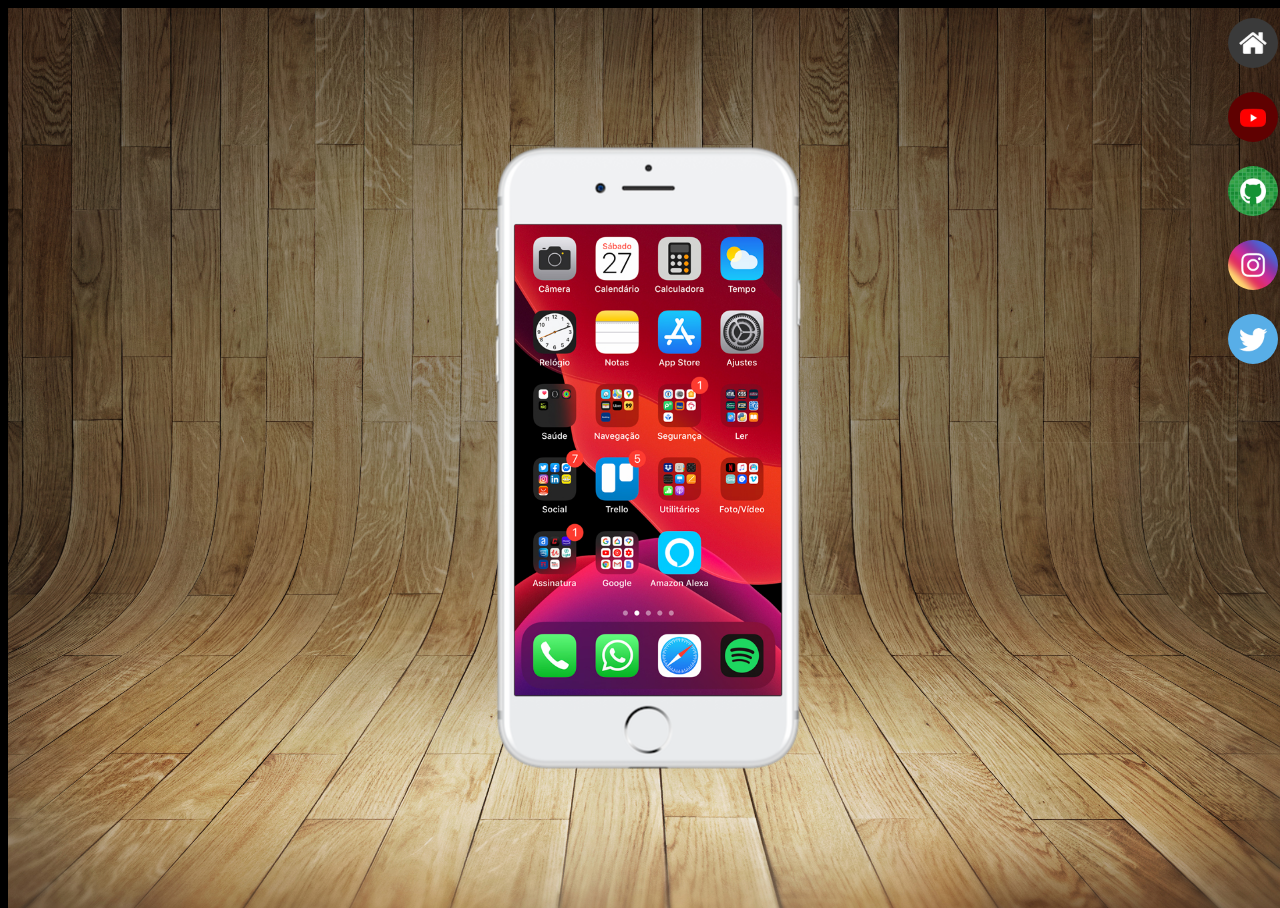
<file: index.html>
<!DOCTYPE html>
<html lang="pt-br">
<head>
    <meta charset="UTF-8">
    <meta name="viewport" content="width=device-width, initial-scale=1.0">
    <link rel="shortcut icon" href="favicon.ico" type="image/x-icon">
    <link rel="stylesheet" href="estilos/style.css">
    <title>Projeto Redes Sociais</title>
</head>
<body>
    <main>
        <section id="telefone">
            <iframe src="home.html"  name="tela" id="tela" frameborder="0"></iframe>
        </section>
        <section id="redes-sociais">
            <a href="home.html" target="tela"> <img src="imagens/logo-home.jpg" alt="Home"></a><br>
            <a href="youtube.html" target="tela"> <img src="imagens/logo-youtube.jpg" alt="Youtube"></a><br>
            <a href="github.html" target="tela"> <img src="imagens/logo-github.jpg" alt="GitHub"></a><br>
            <a href="instagram.html" target="tela"> <img src="imagens/logo-instagram.jpg" alt="Instagram"></a><br>
            <a href="twitter.html" target="tela"> <img src="imagens/logo-twitter.jpg" alt="Twitter"></a><br>
        </section>
    </main>
</body>
</html>
</file>
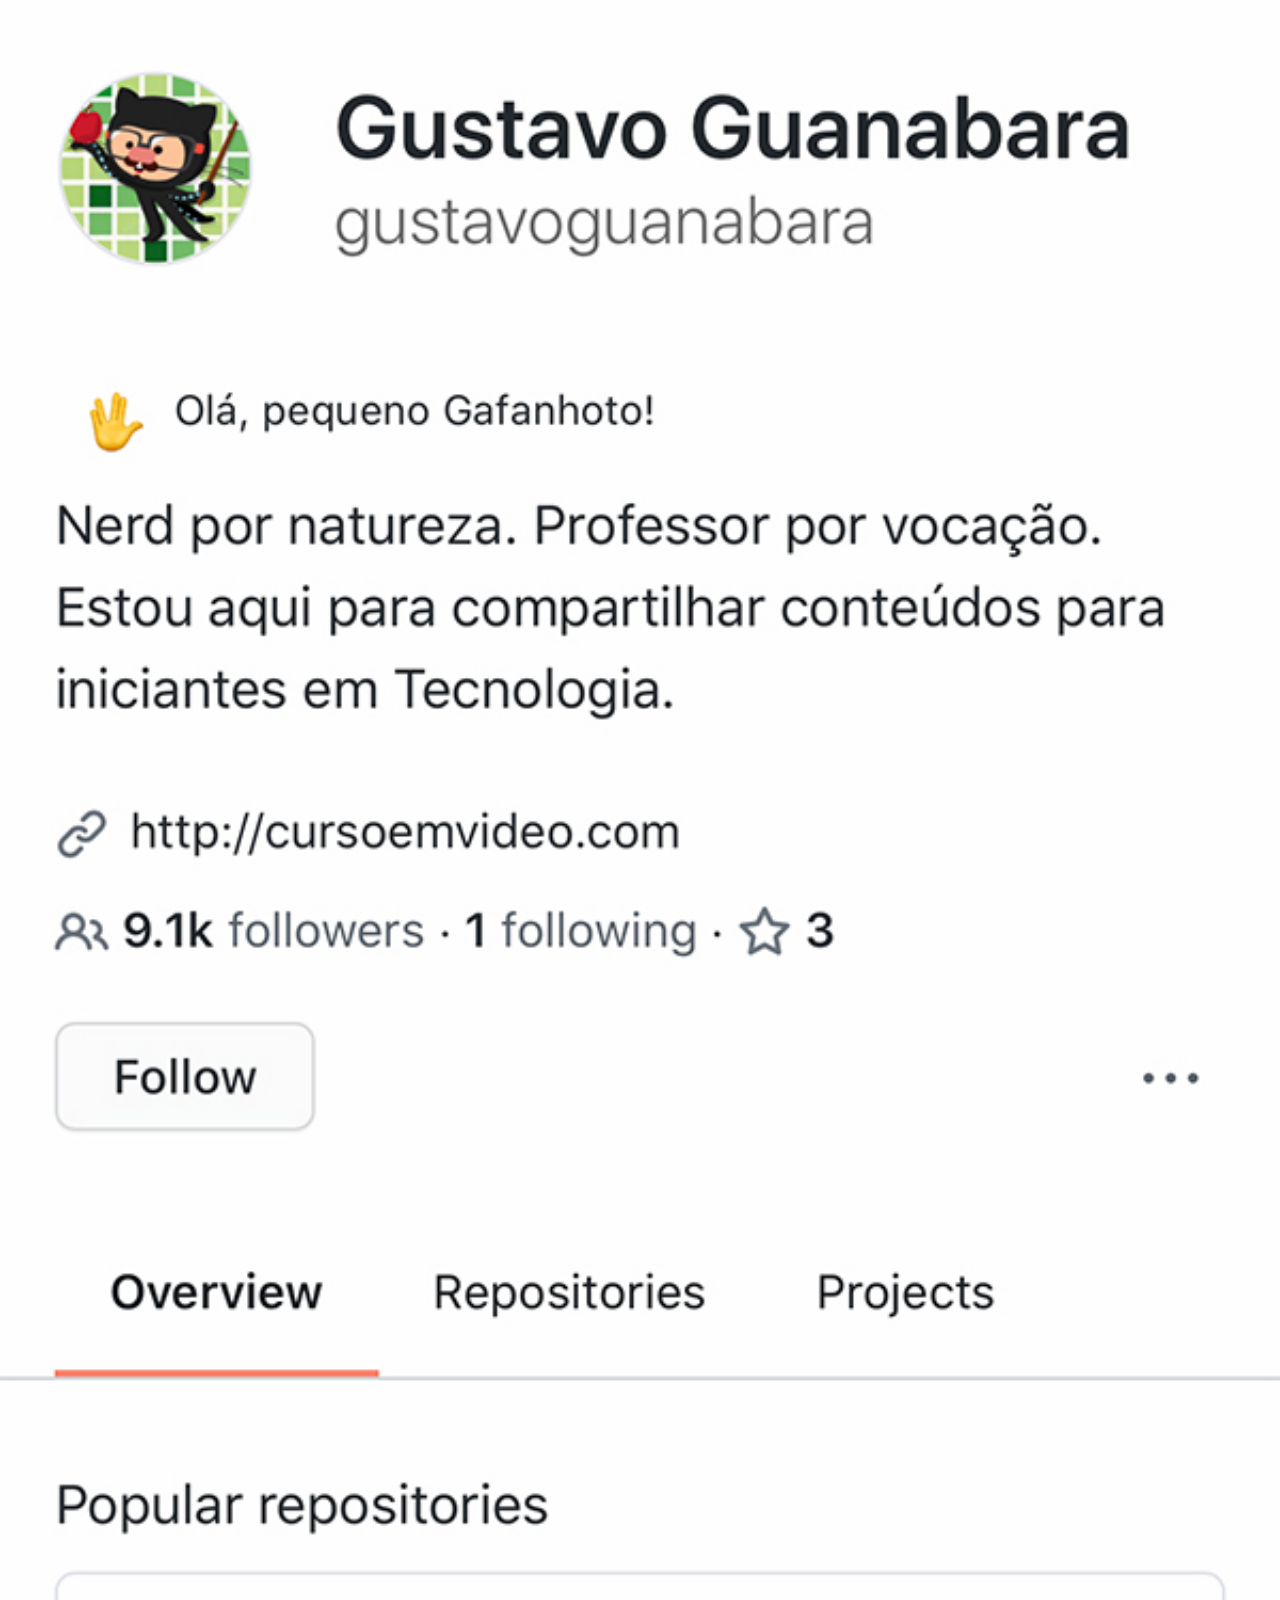
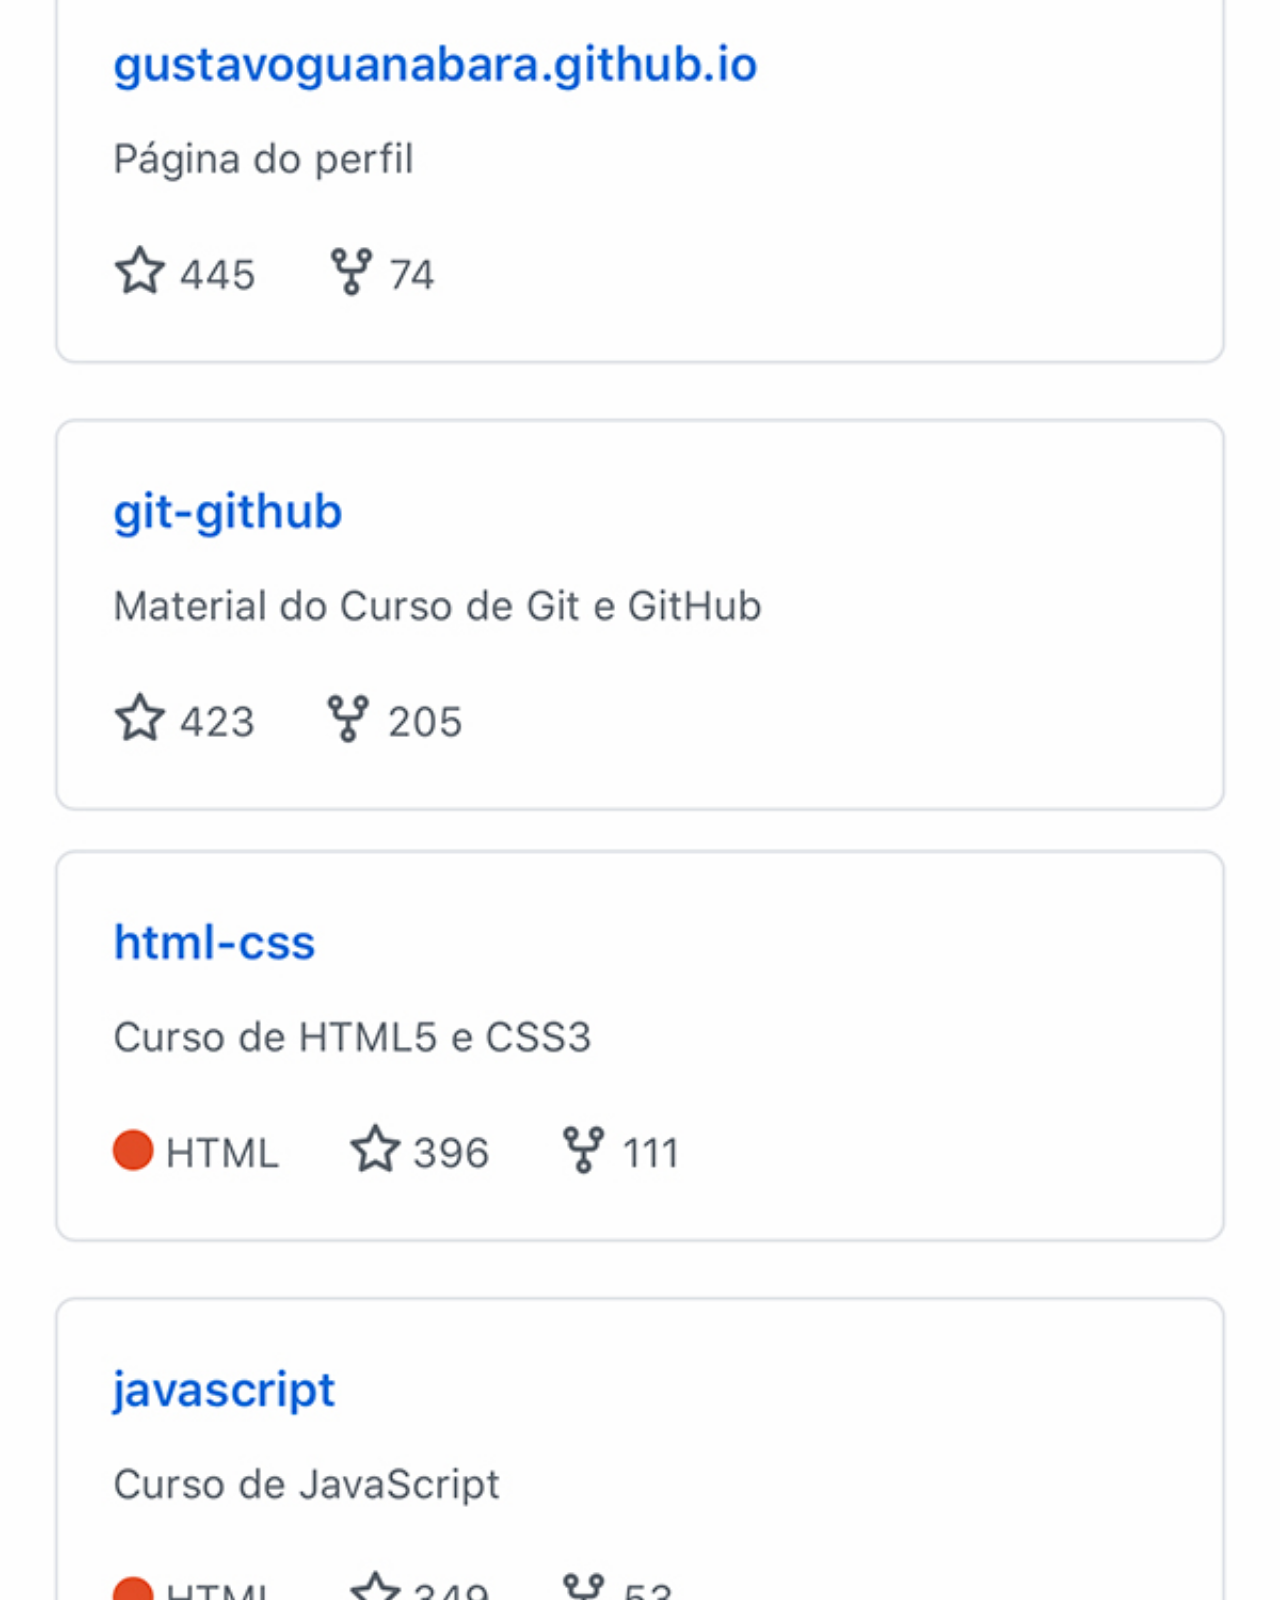
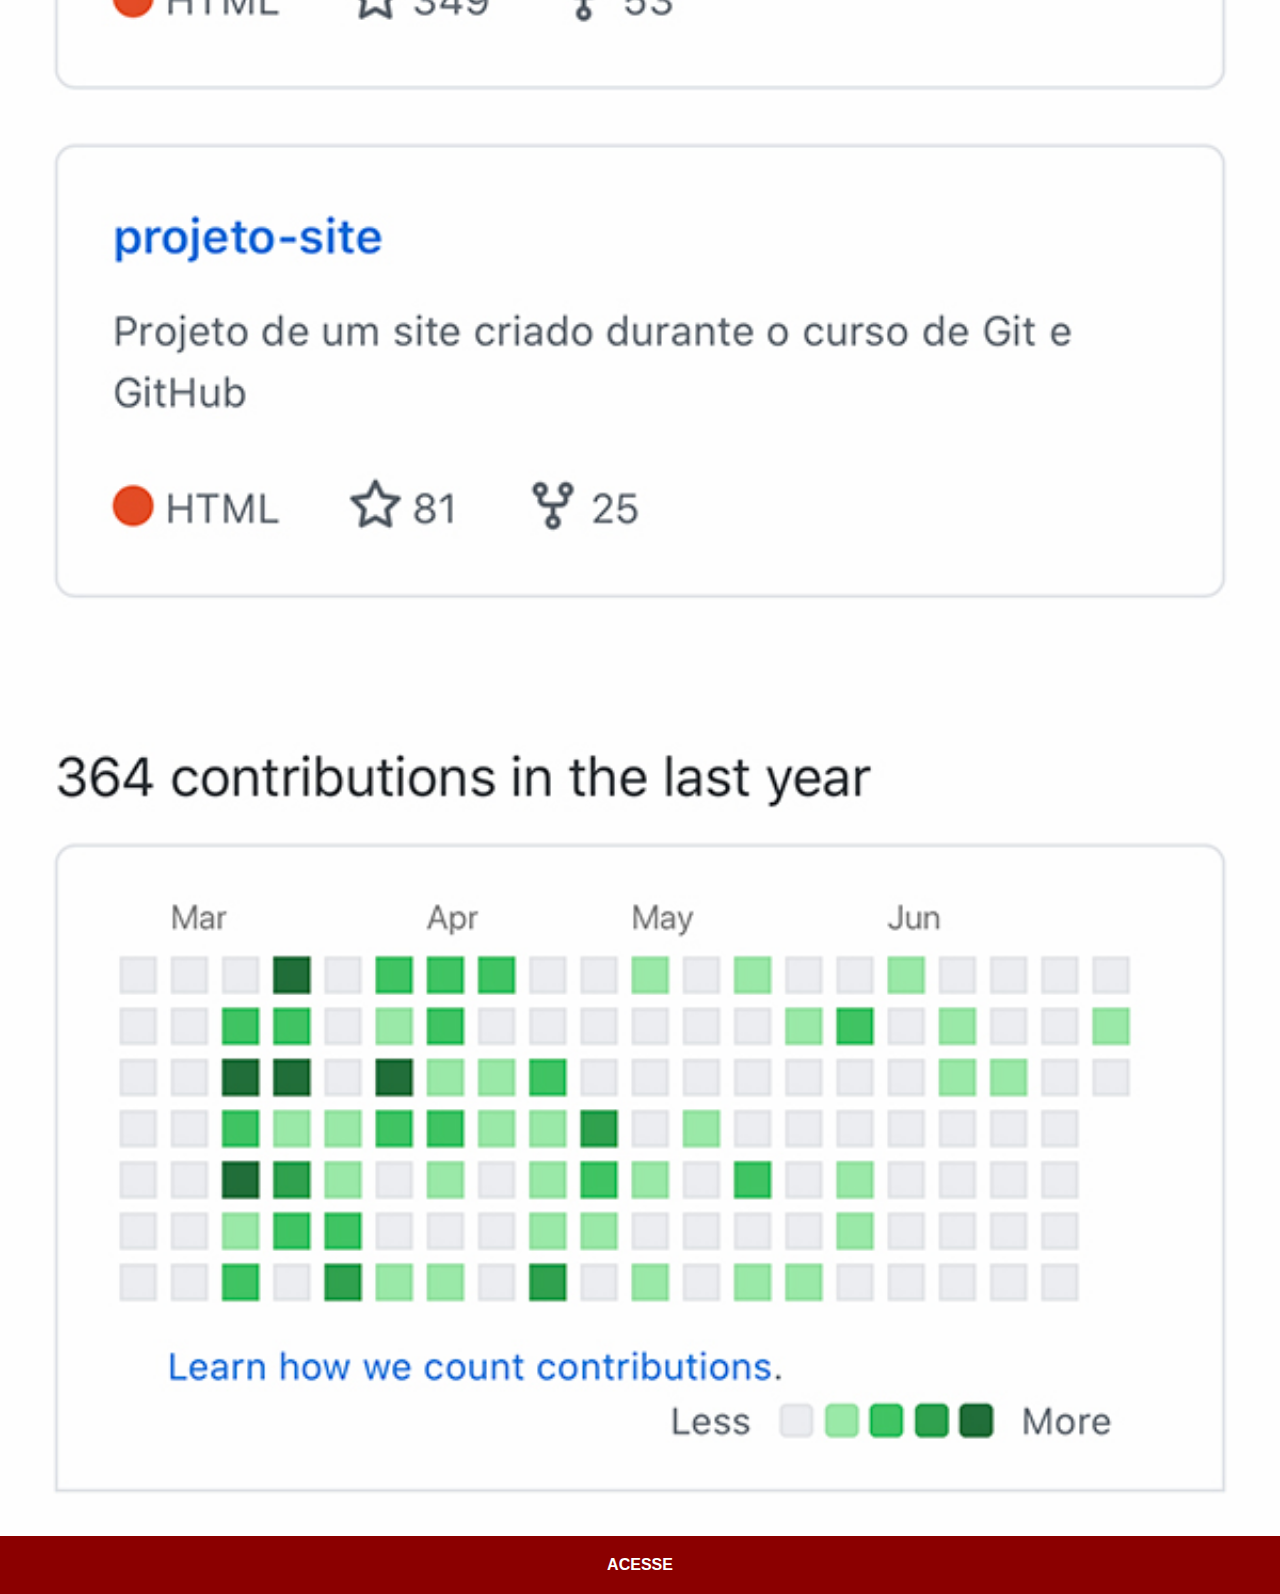
<file: github.html>
<!DOCTYPE html>
<html lang="pt-br">
<head>
    <meta charset="UTF-8">
    <meta name="viewport" content="width=device-width, initial-scale=1.0">
    <title>GitHub</title>
    <link rel="stylesheet" href="estilos/social.css">
</head>
<body>
    <img src="imagens/tela-github.jpg" alt="GitHub">
    <a href="https://github.com/gustavoguanabara" target="_blank">ACESSE</a>
</body>
</html>
</file>
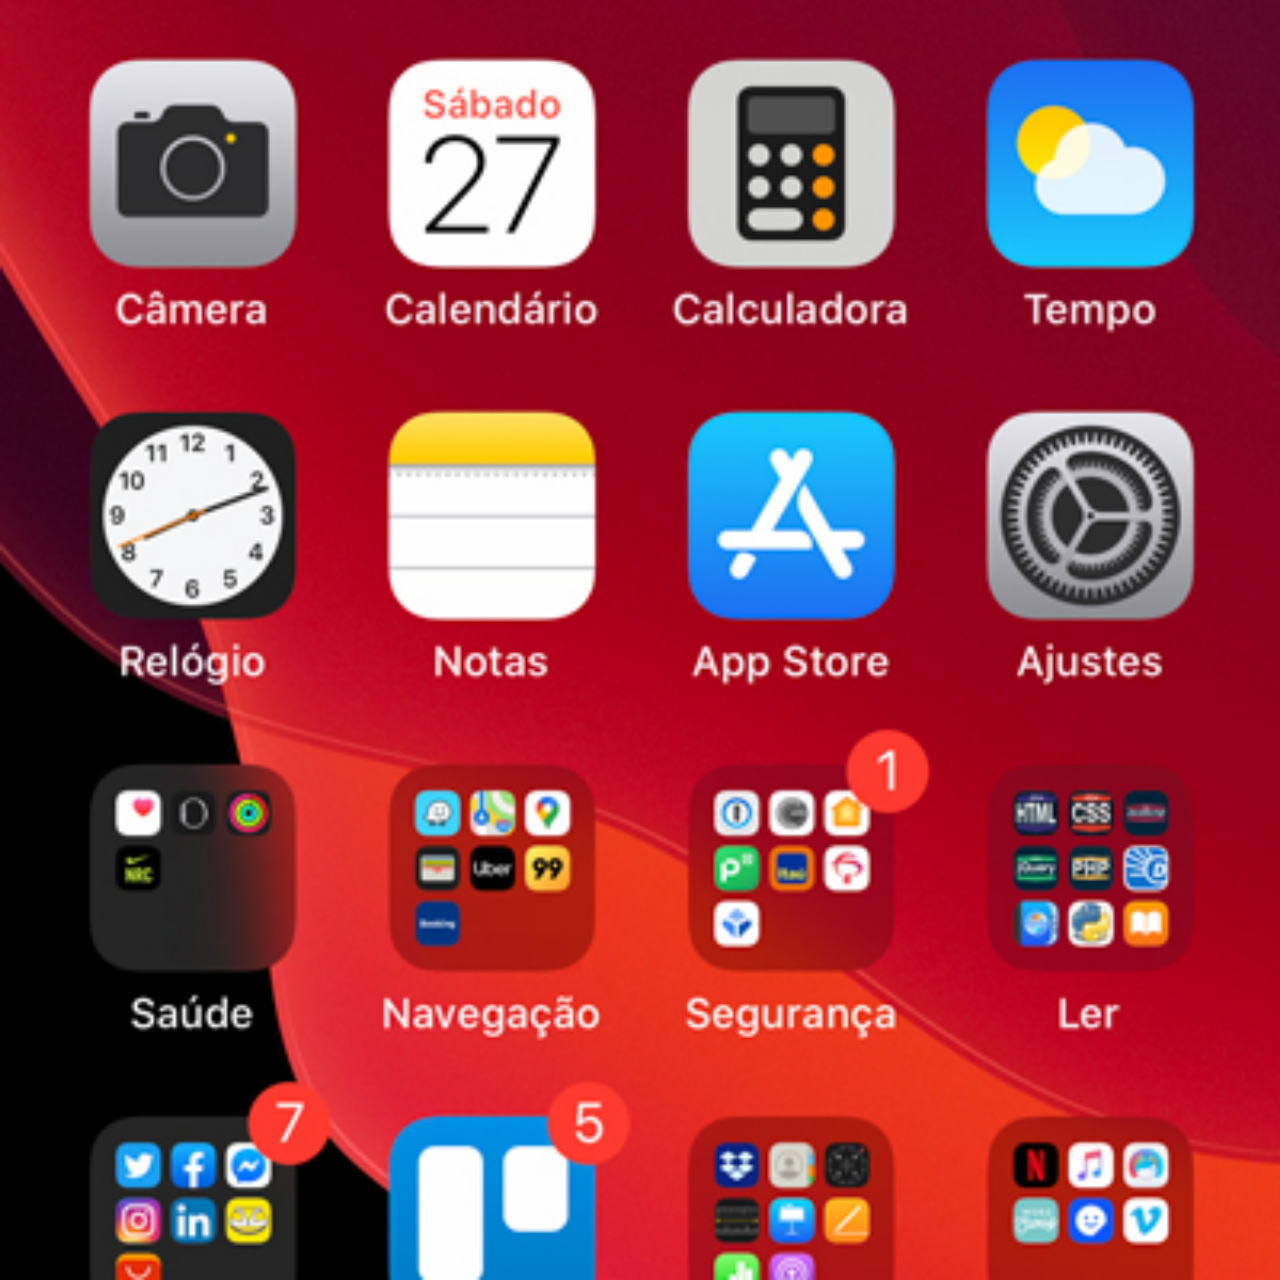
<file: home.html>
<!DOCTYPE html>
<html lang="pt-br">
<head>
    <meta charset="UTF-8">
    <meta name="viewport" content="width=device-width, initial-scale=1.0">
    <title>Home</title>
</head>
<style>
    *{
        margin: 0px;
        padding: 0px;
    }

    body{
        width: 100vw;
        height: 100vw;
        background: black url('imagens/tela-home.jpg') no-repeat top center;
        background-size: cover;
    }
</style>
<body>
    
</body>
</html>
</file>
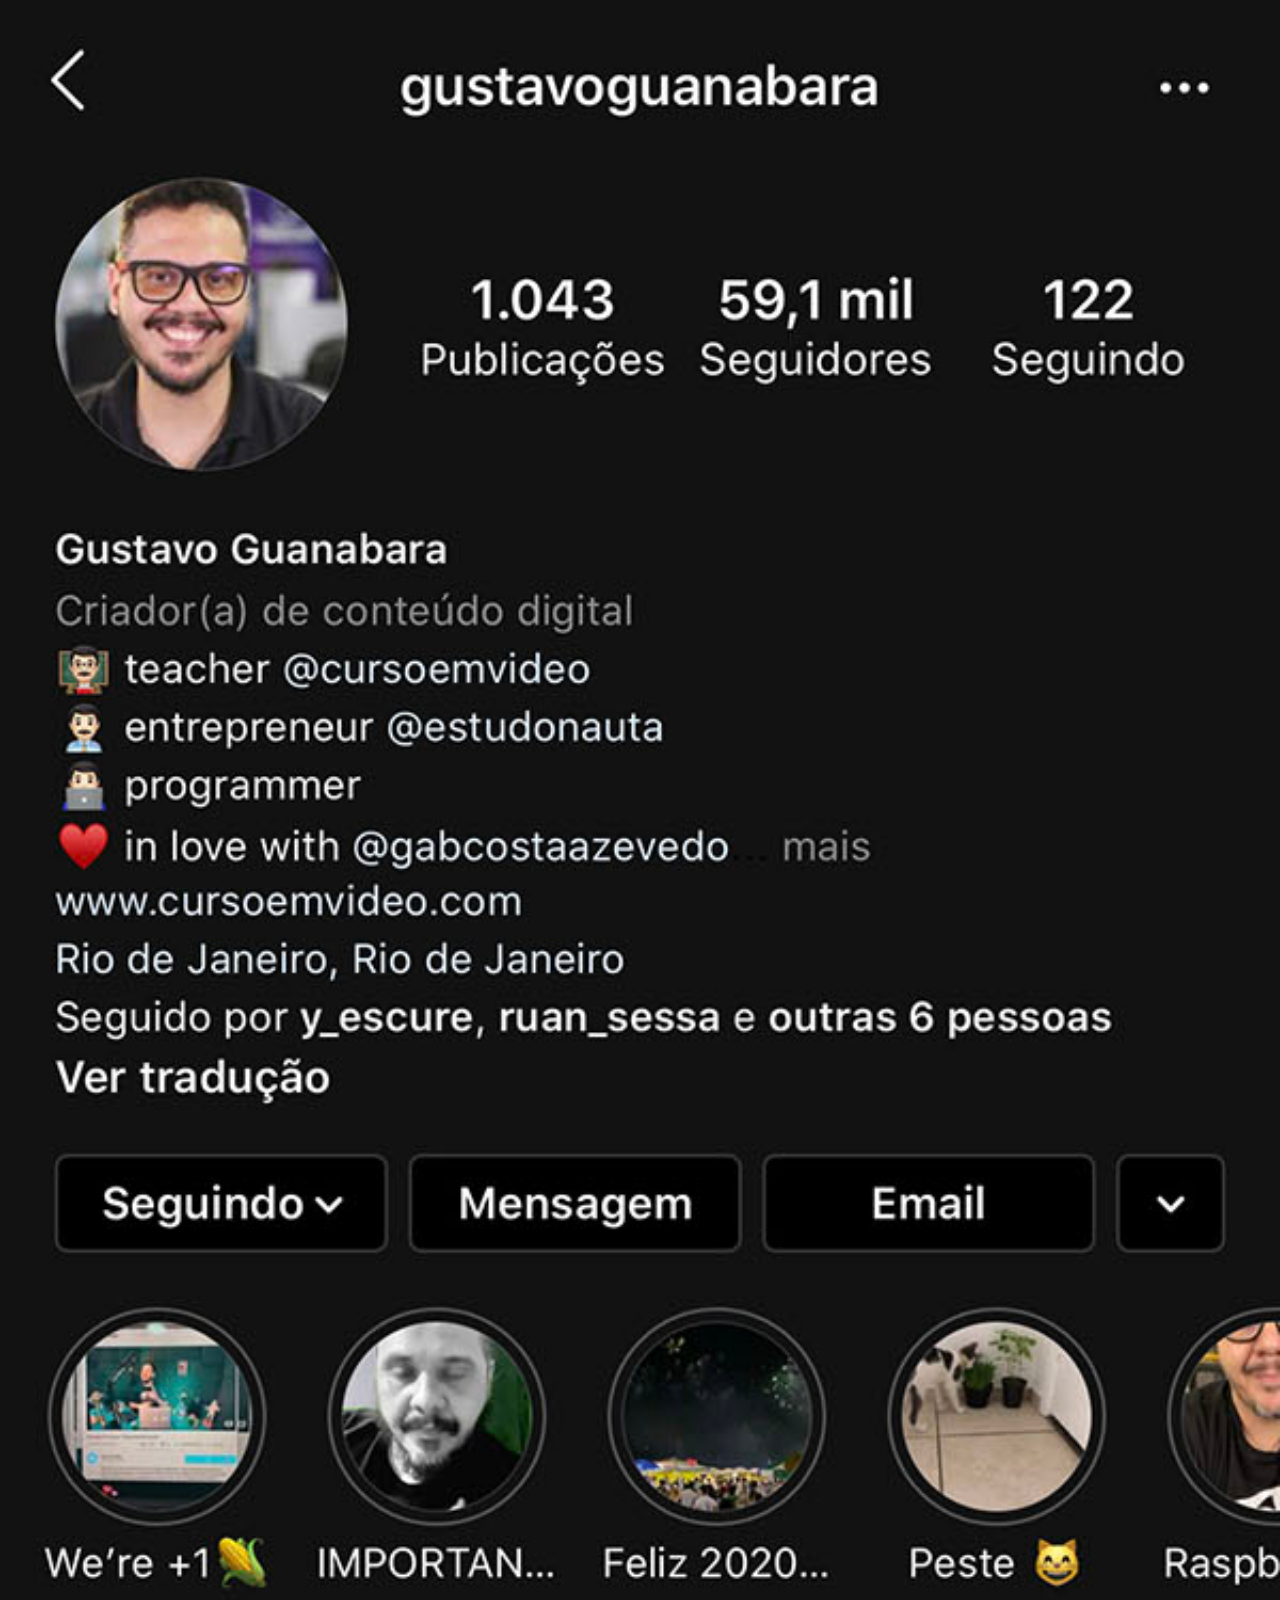
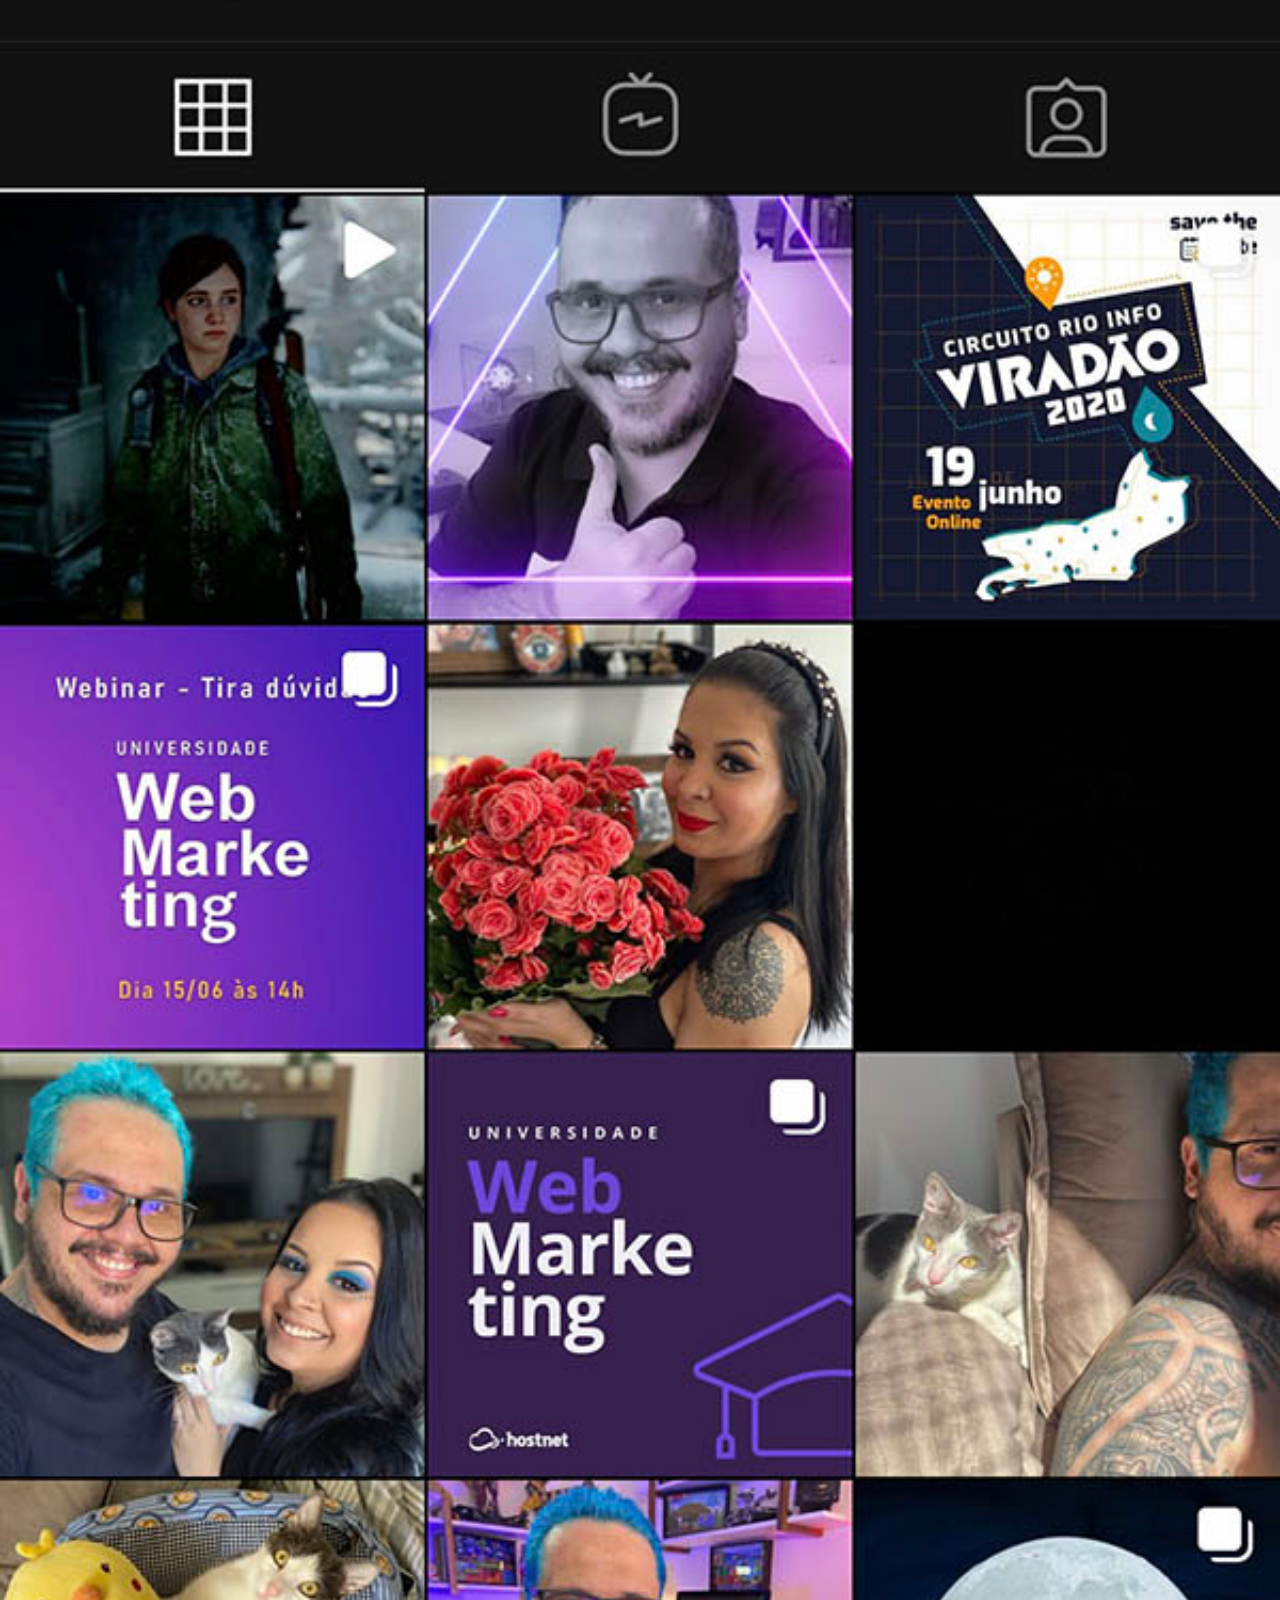
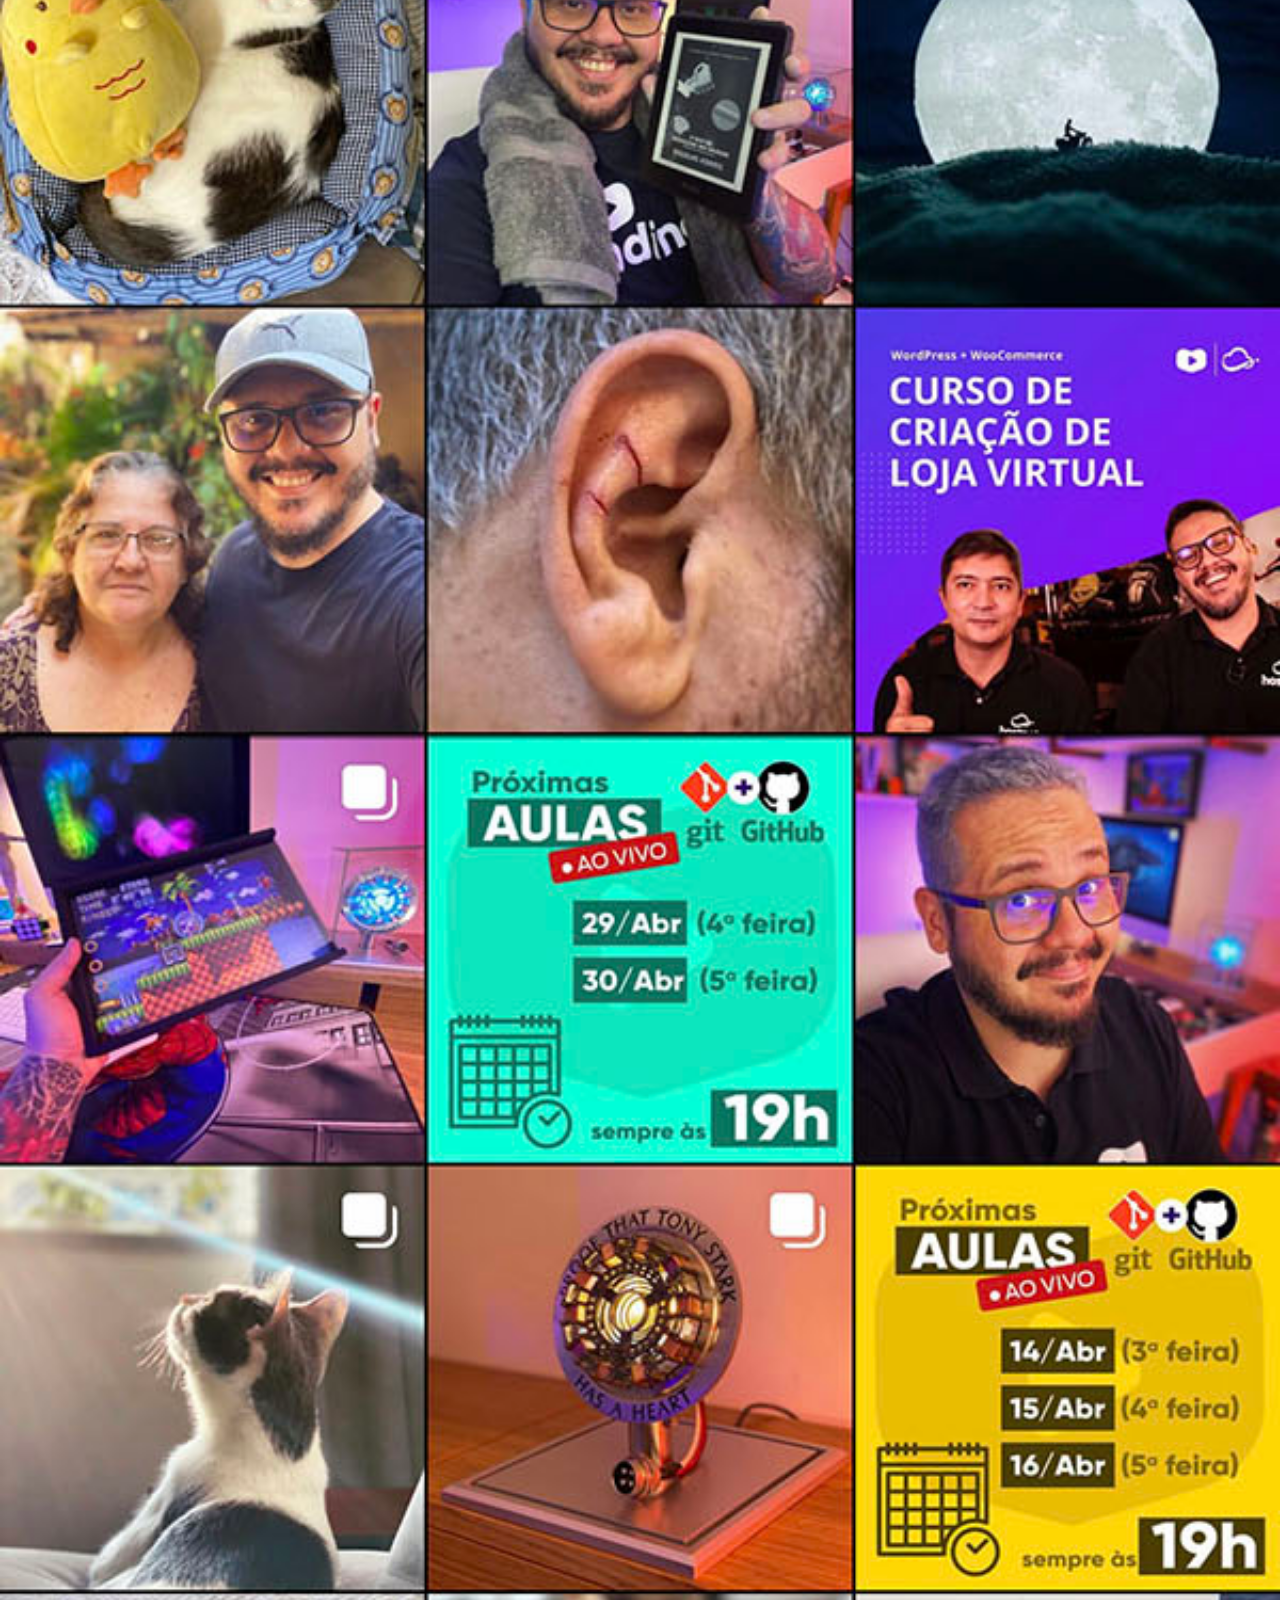
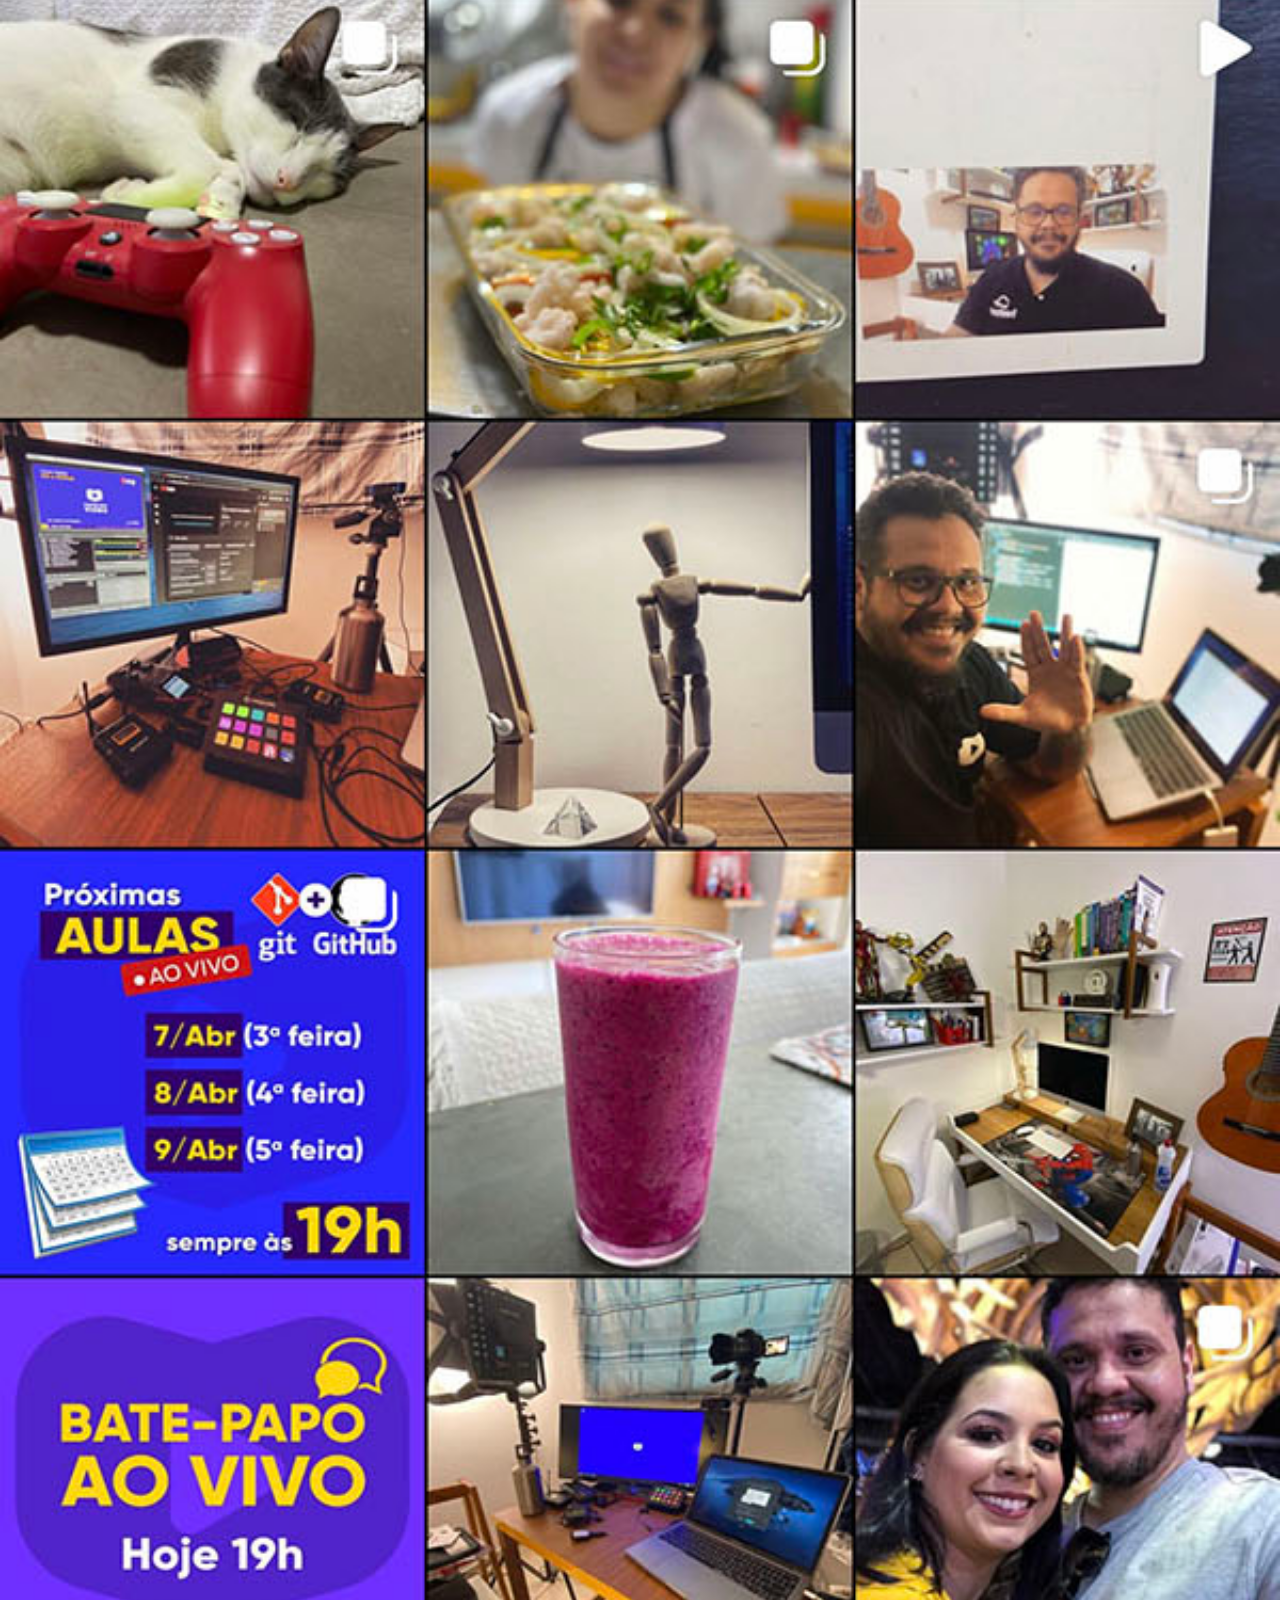
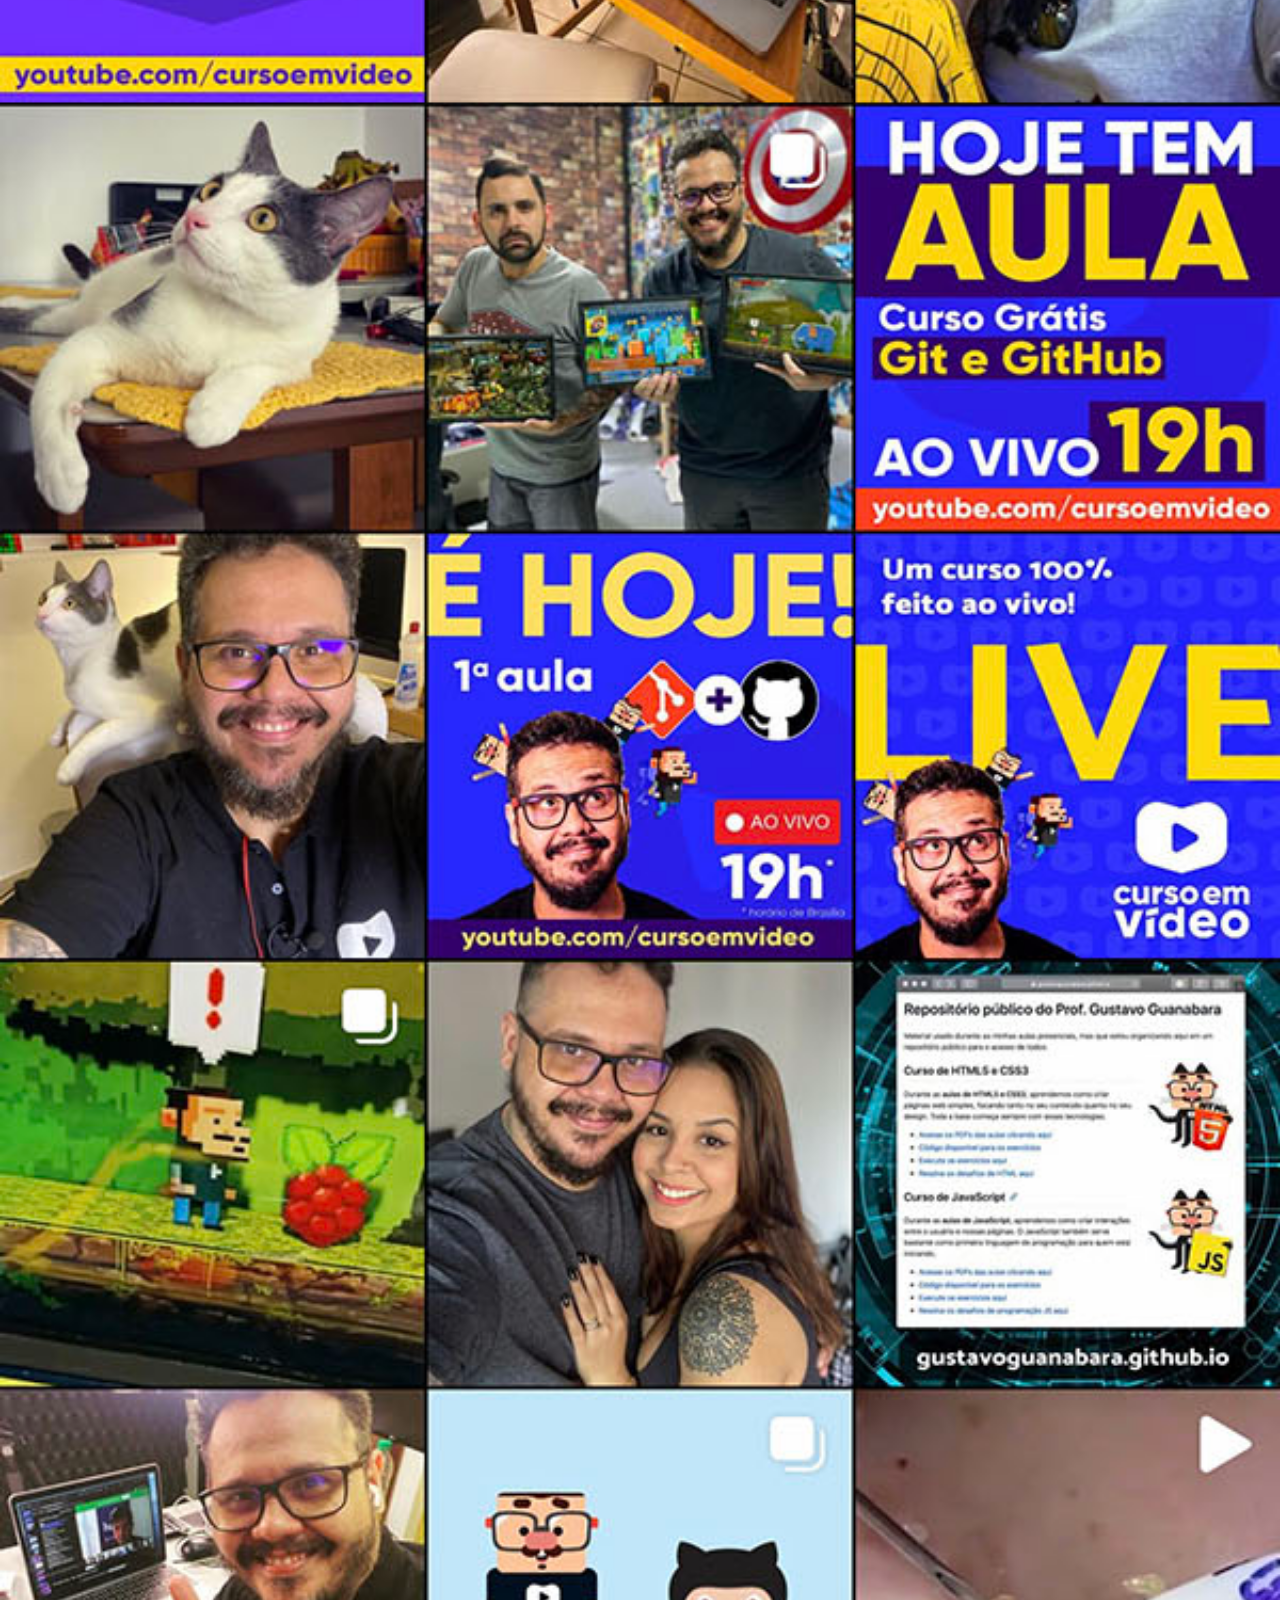
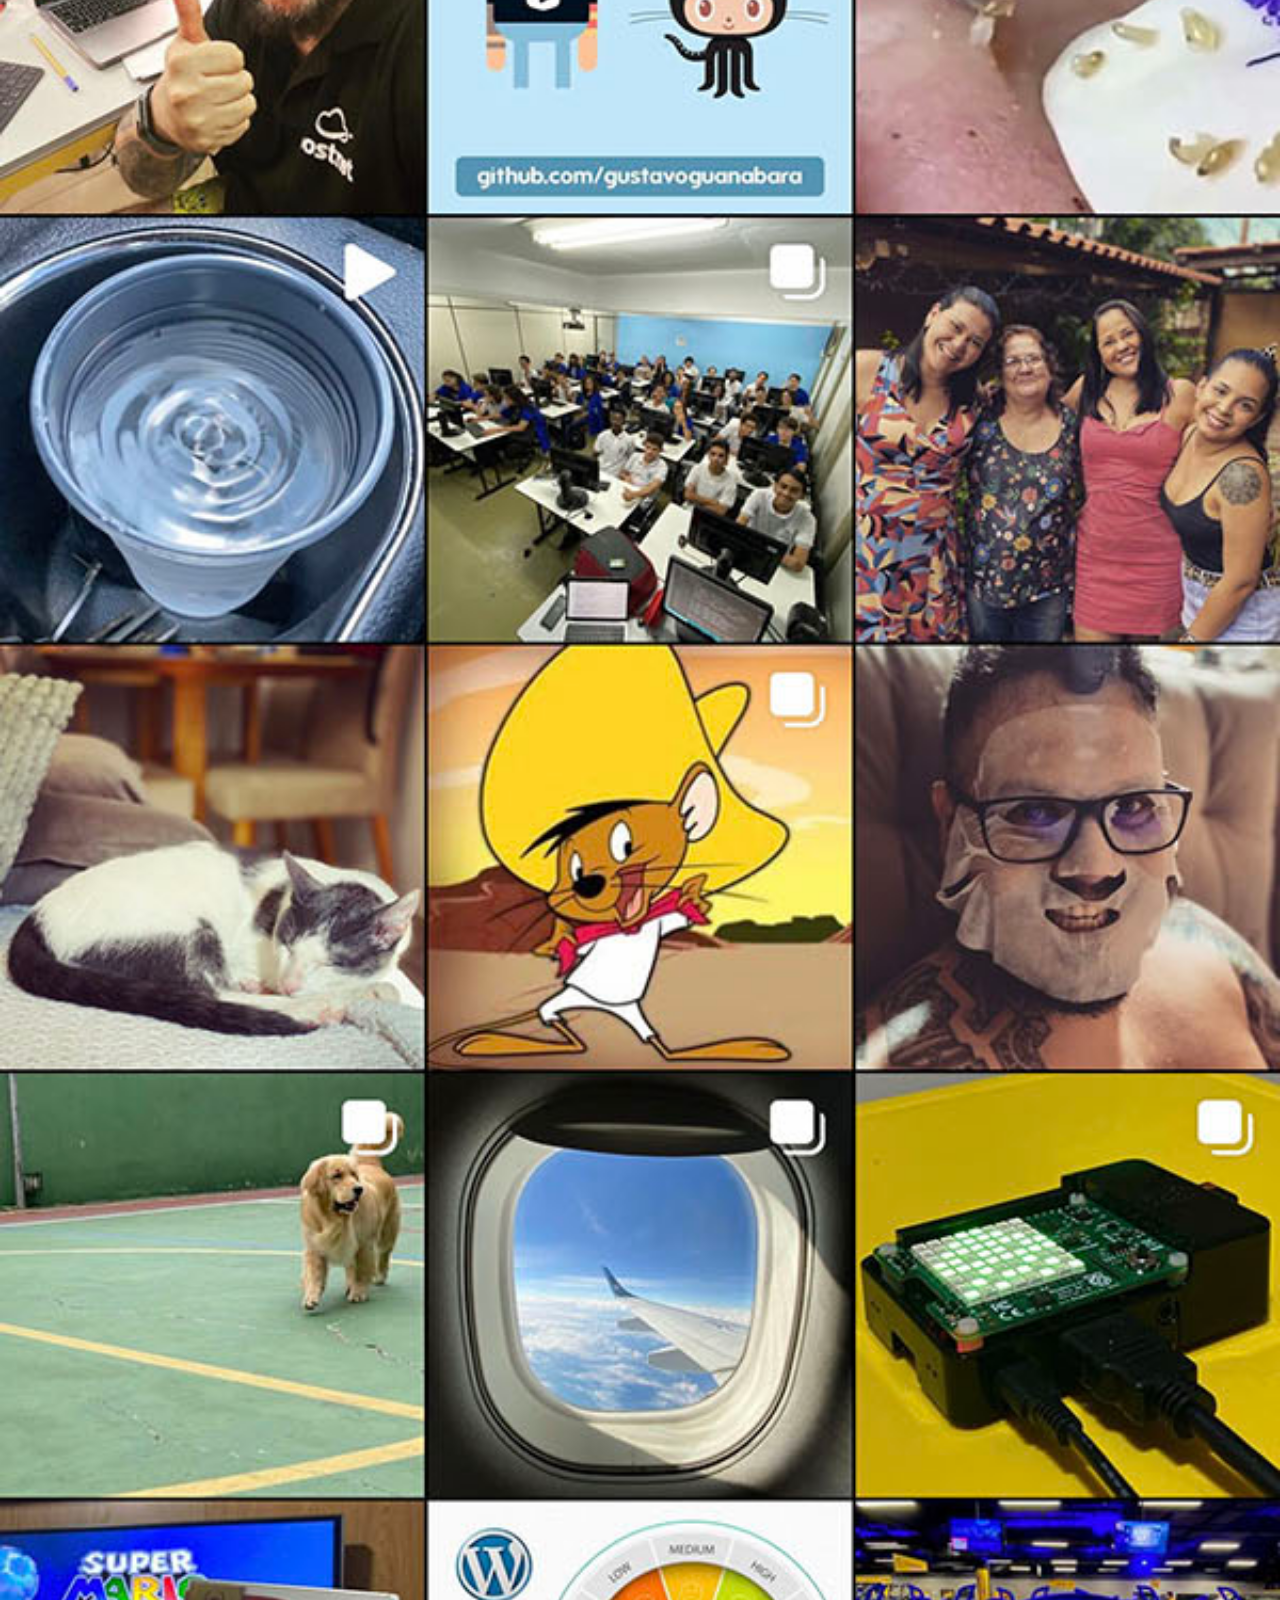
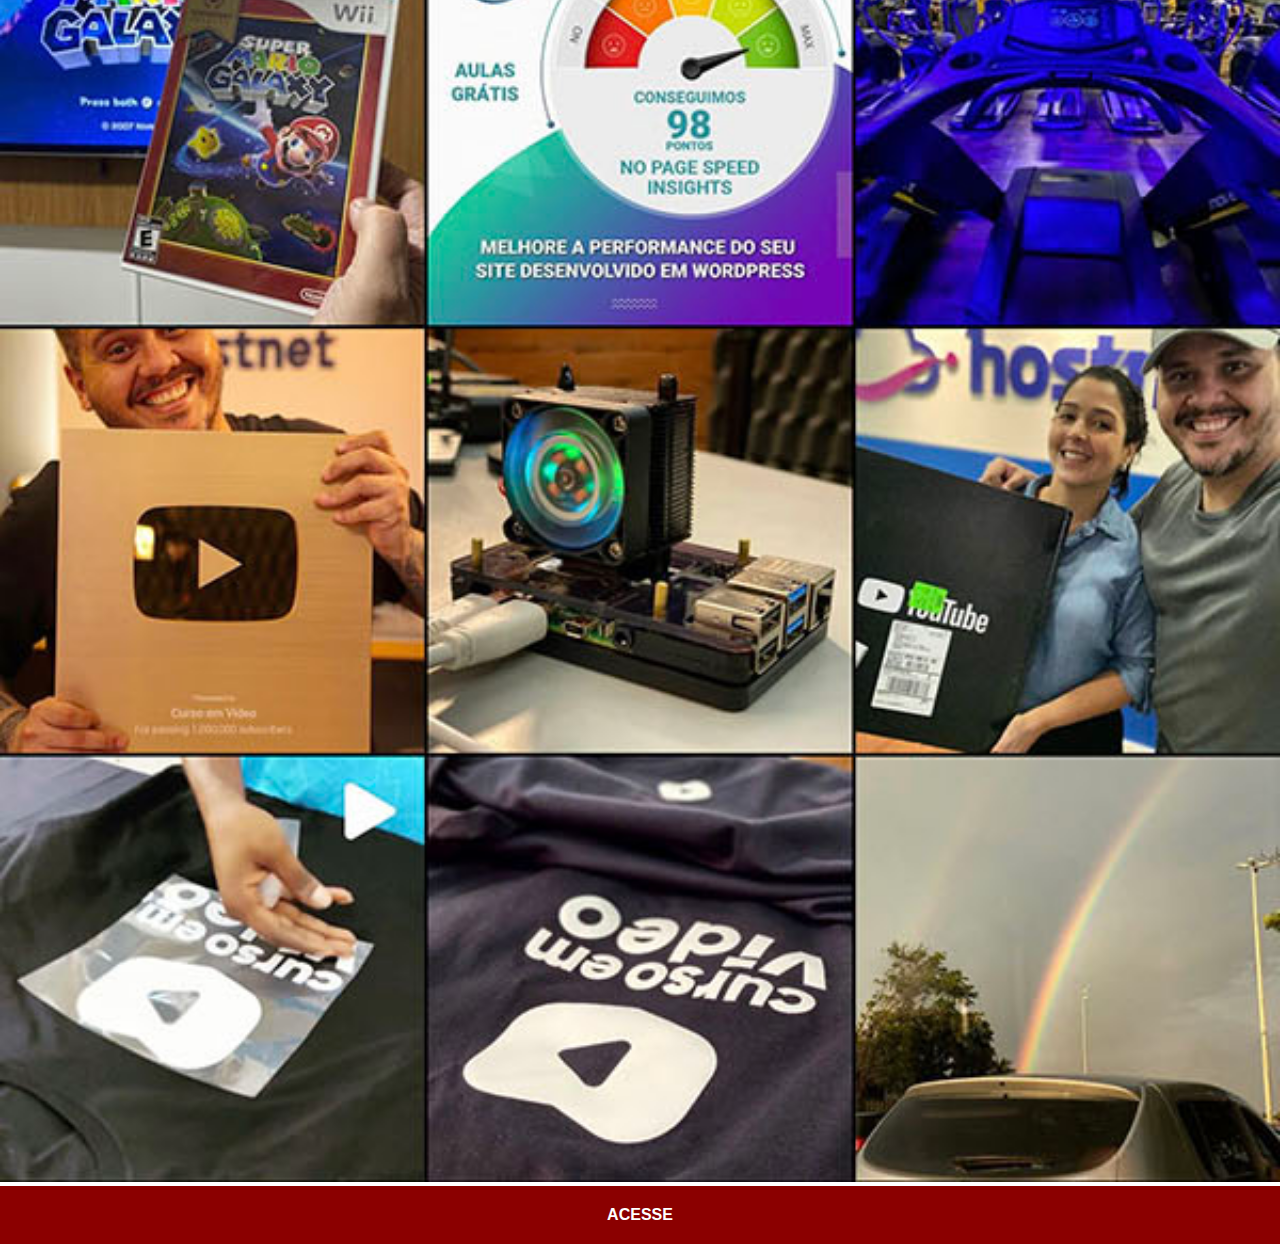
<file: instagram.html>
<!DOCTYPE html>
<html lang="pt-br">
<head>
    <meta charset="UTF-8">
    <meta name="viewport" content="width=device-width, initial-scale=1.0">
    <title>Instagram</title>
    <link rel="stylesheet" href="estilos/social.css">
</head>
<body>
    <img src="imagens/tela-instagram.jpg" alt="Instagram">
    <a href="https://www.instagram.com/gustavoguanabara/" target="_blank">ACESSE</a>
</body>
</html>
</file>
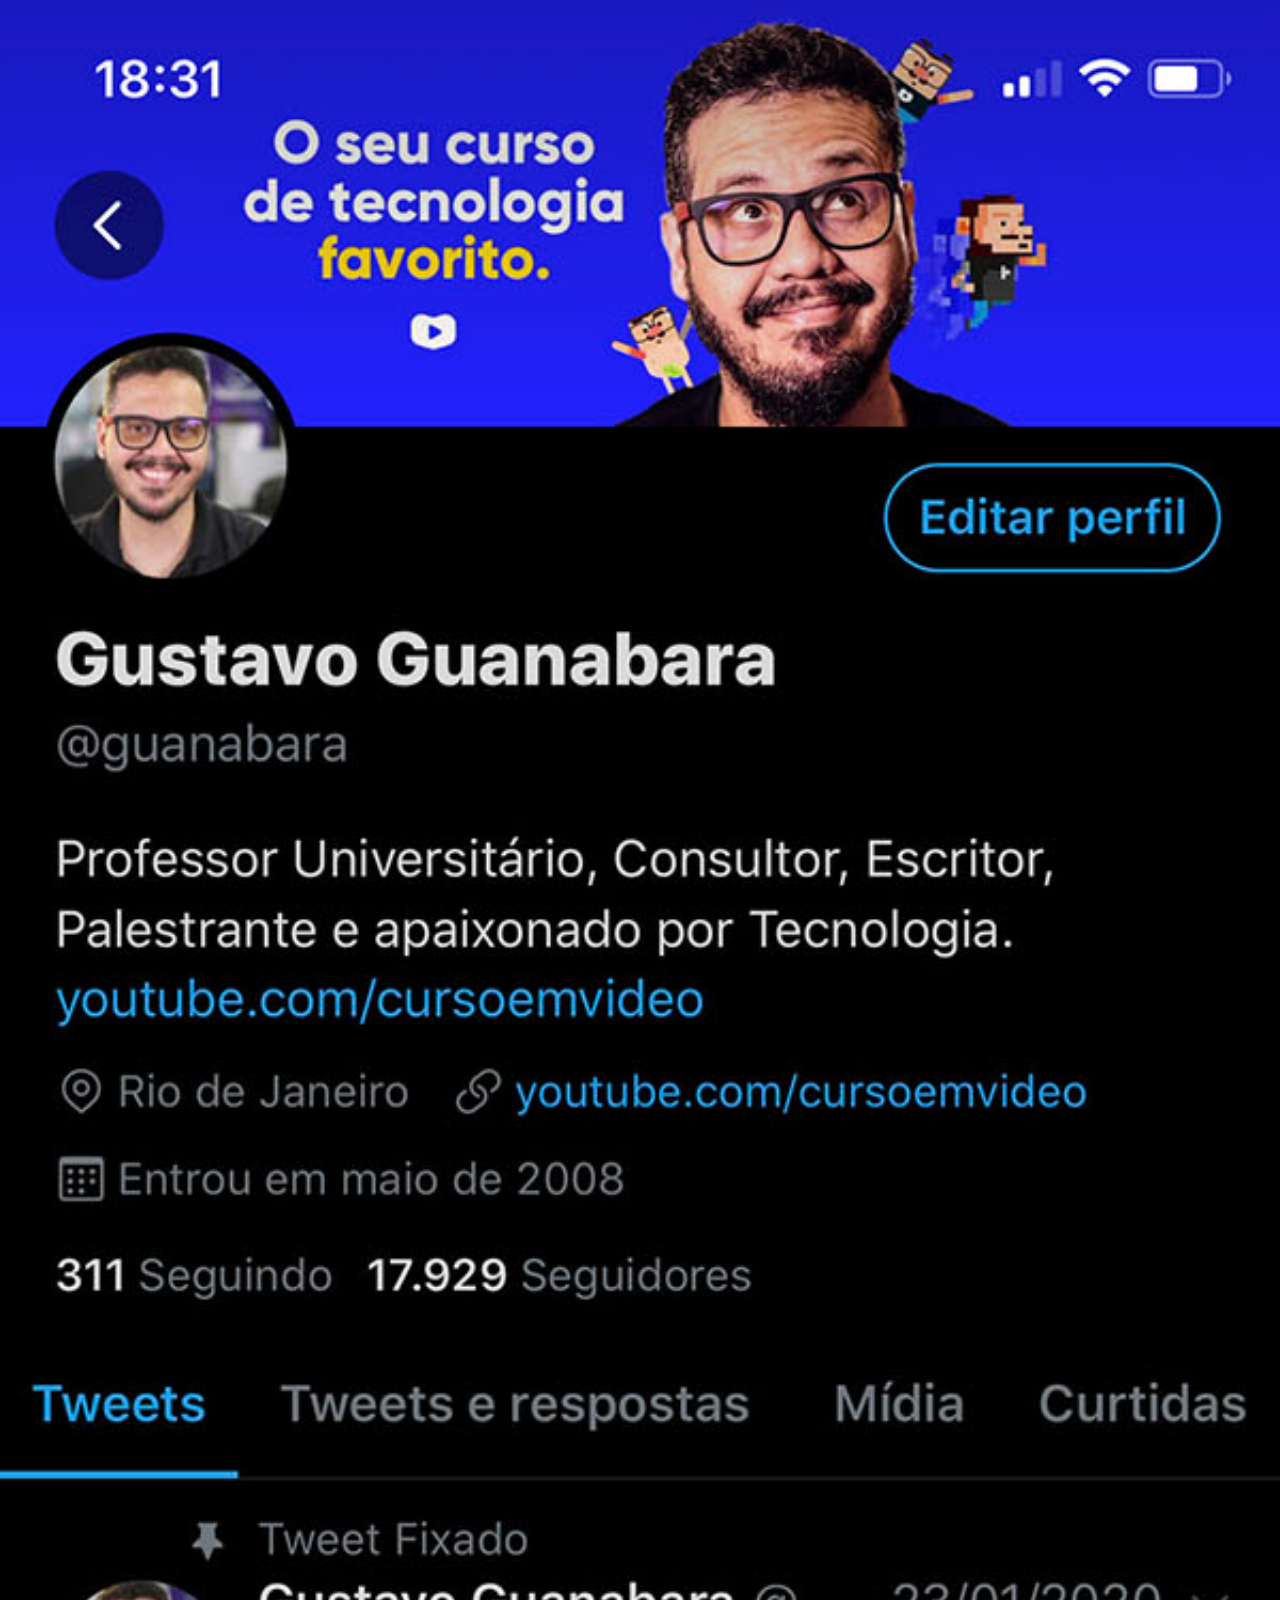
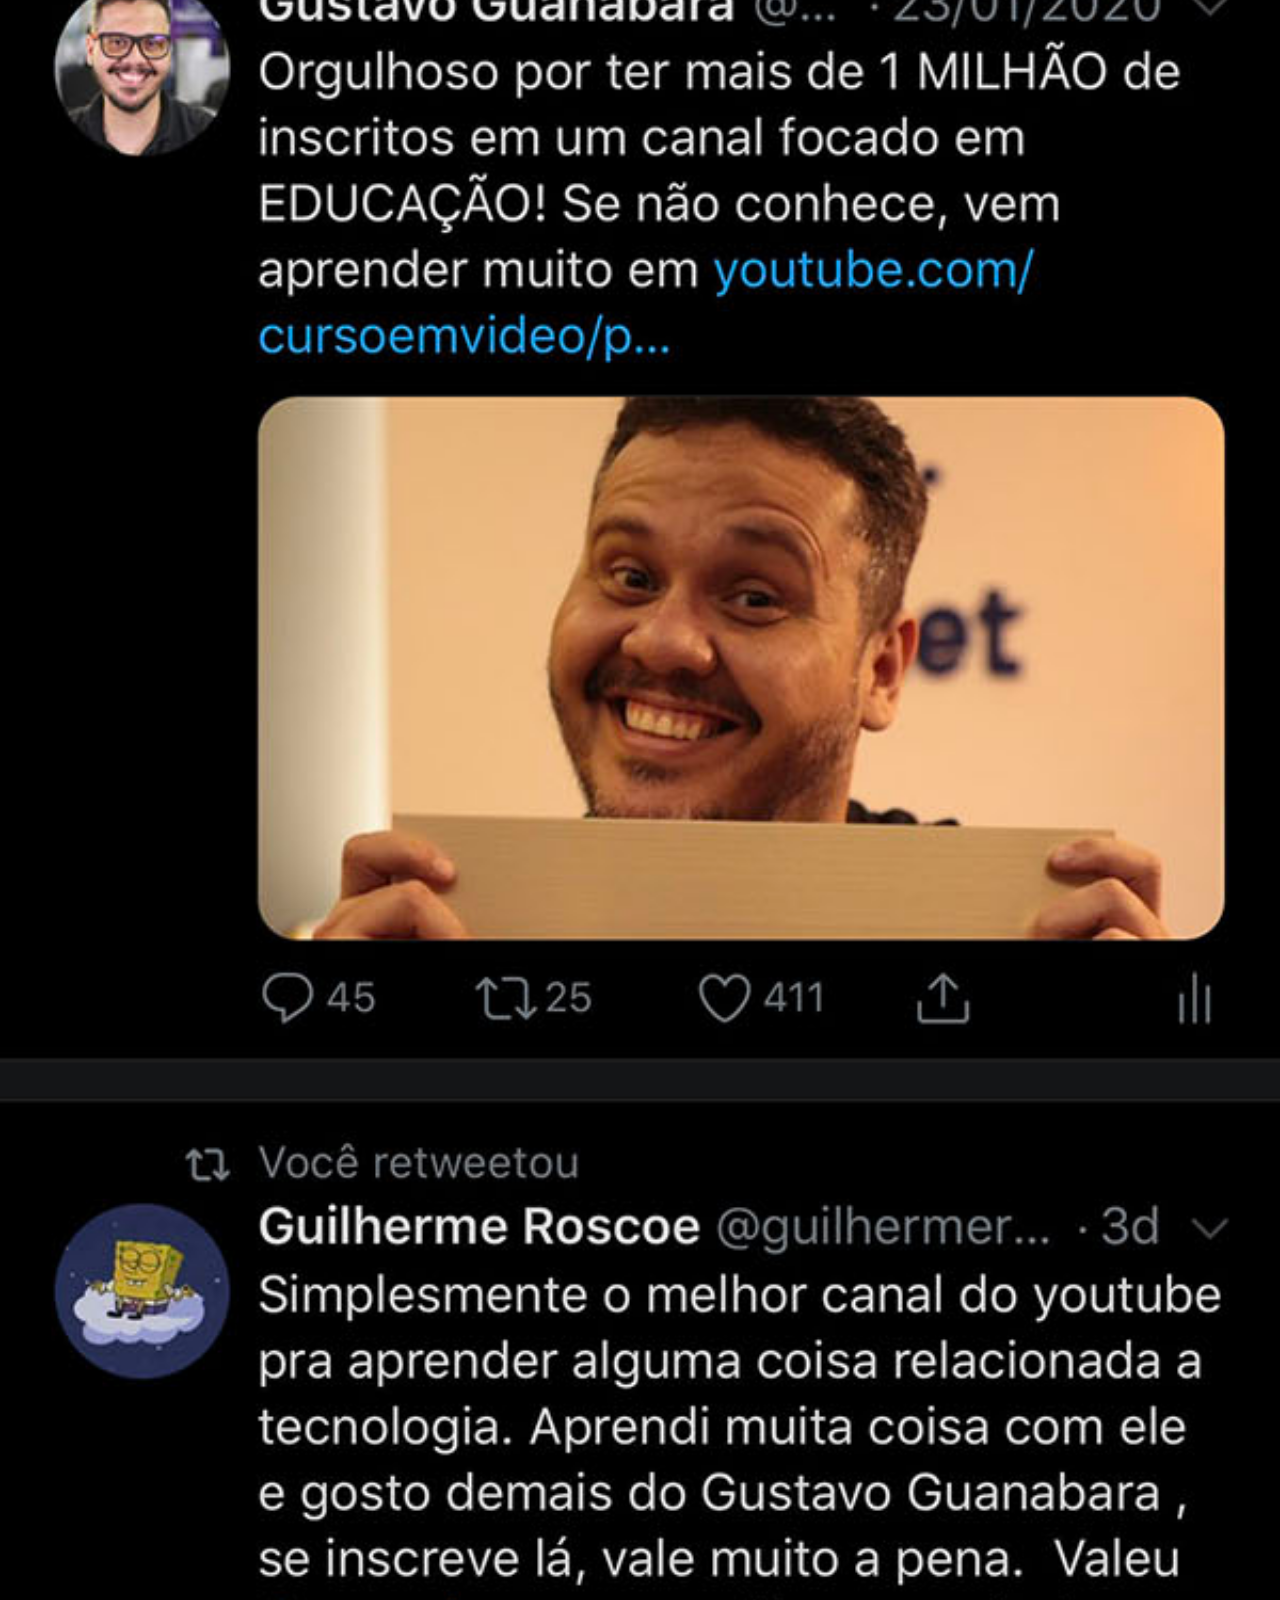
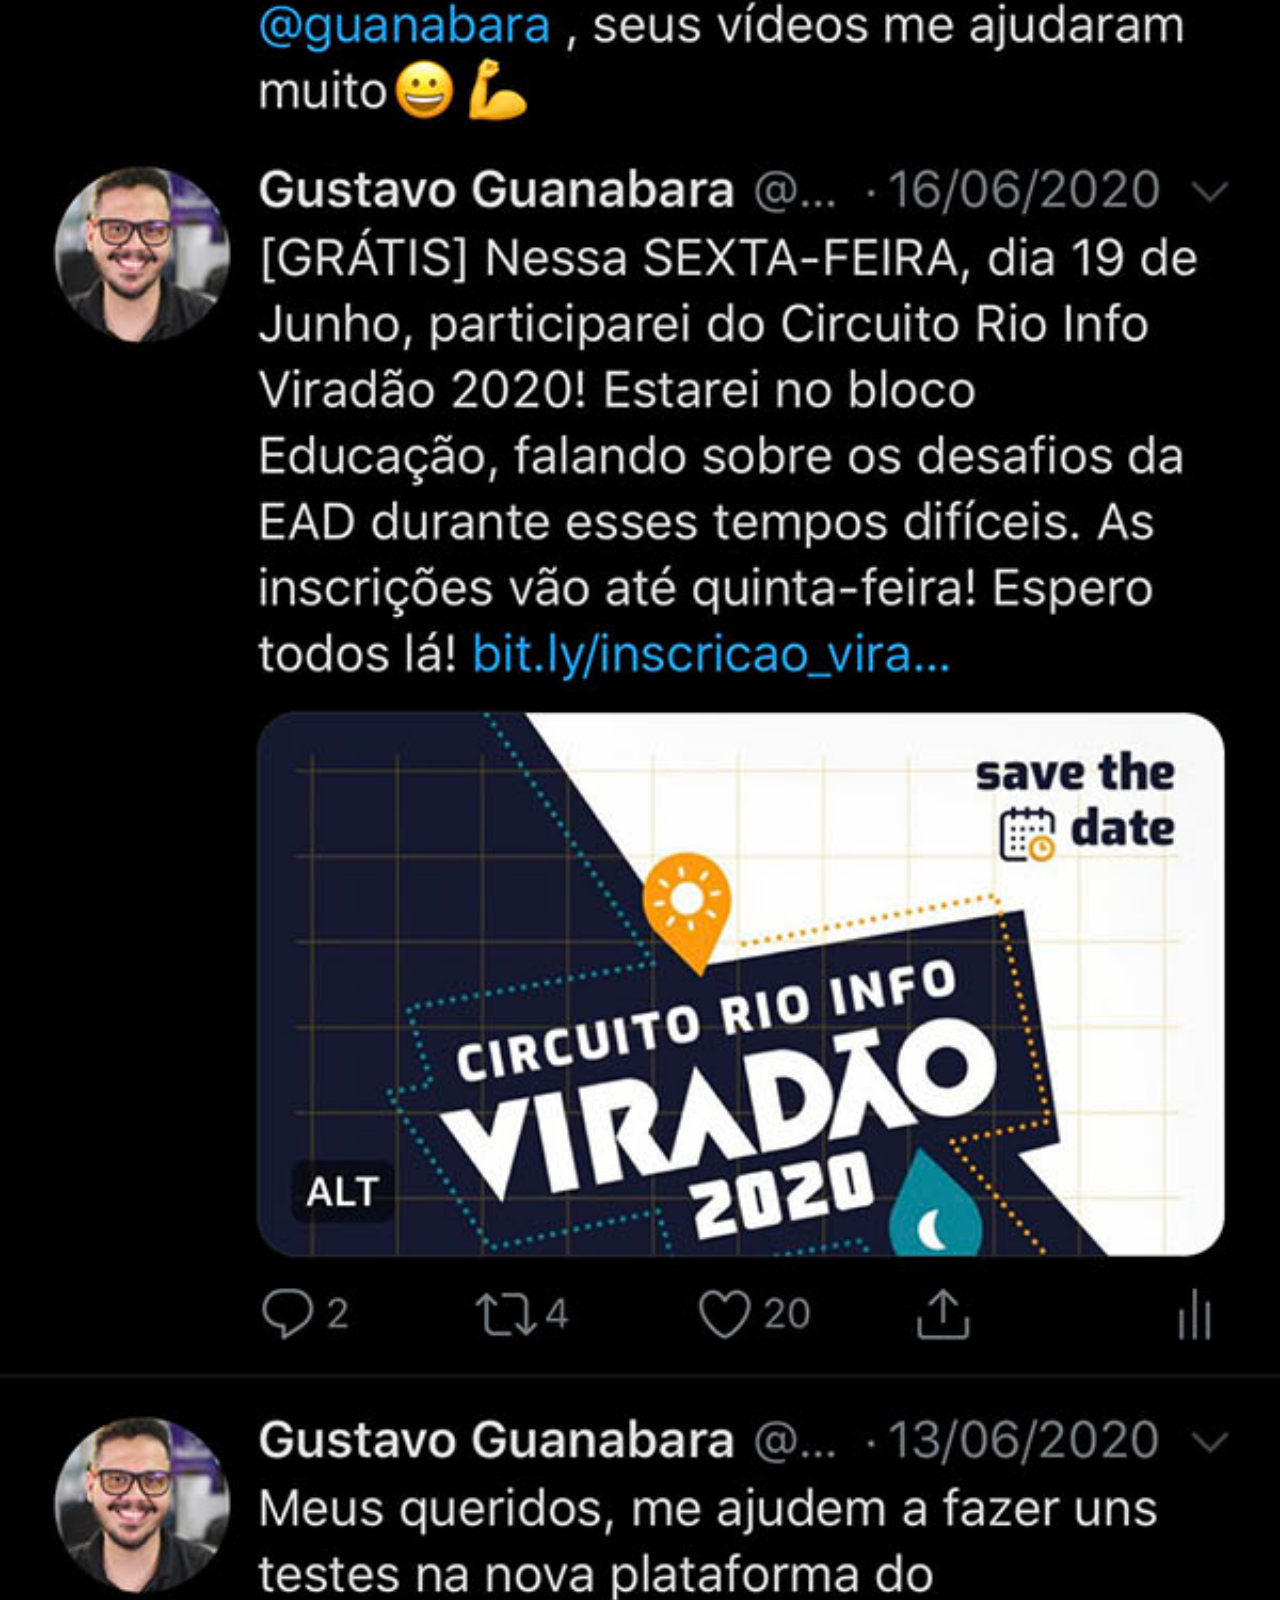
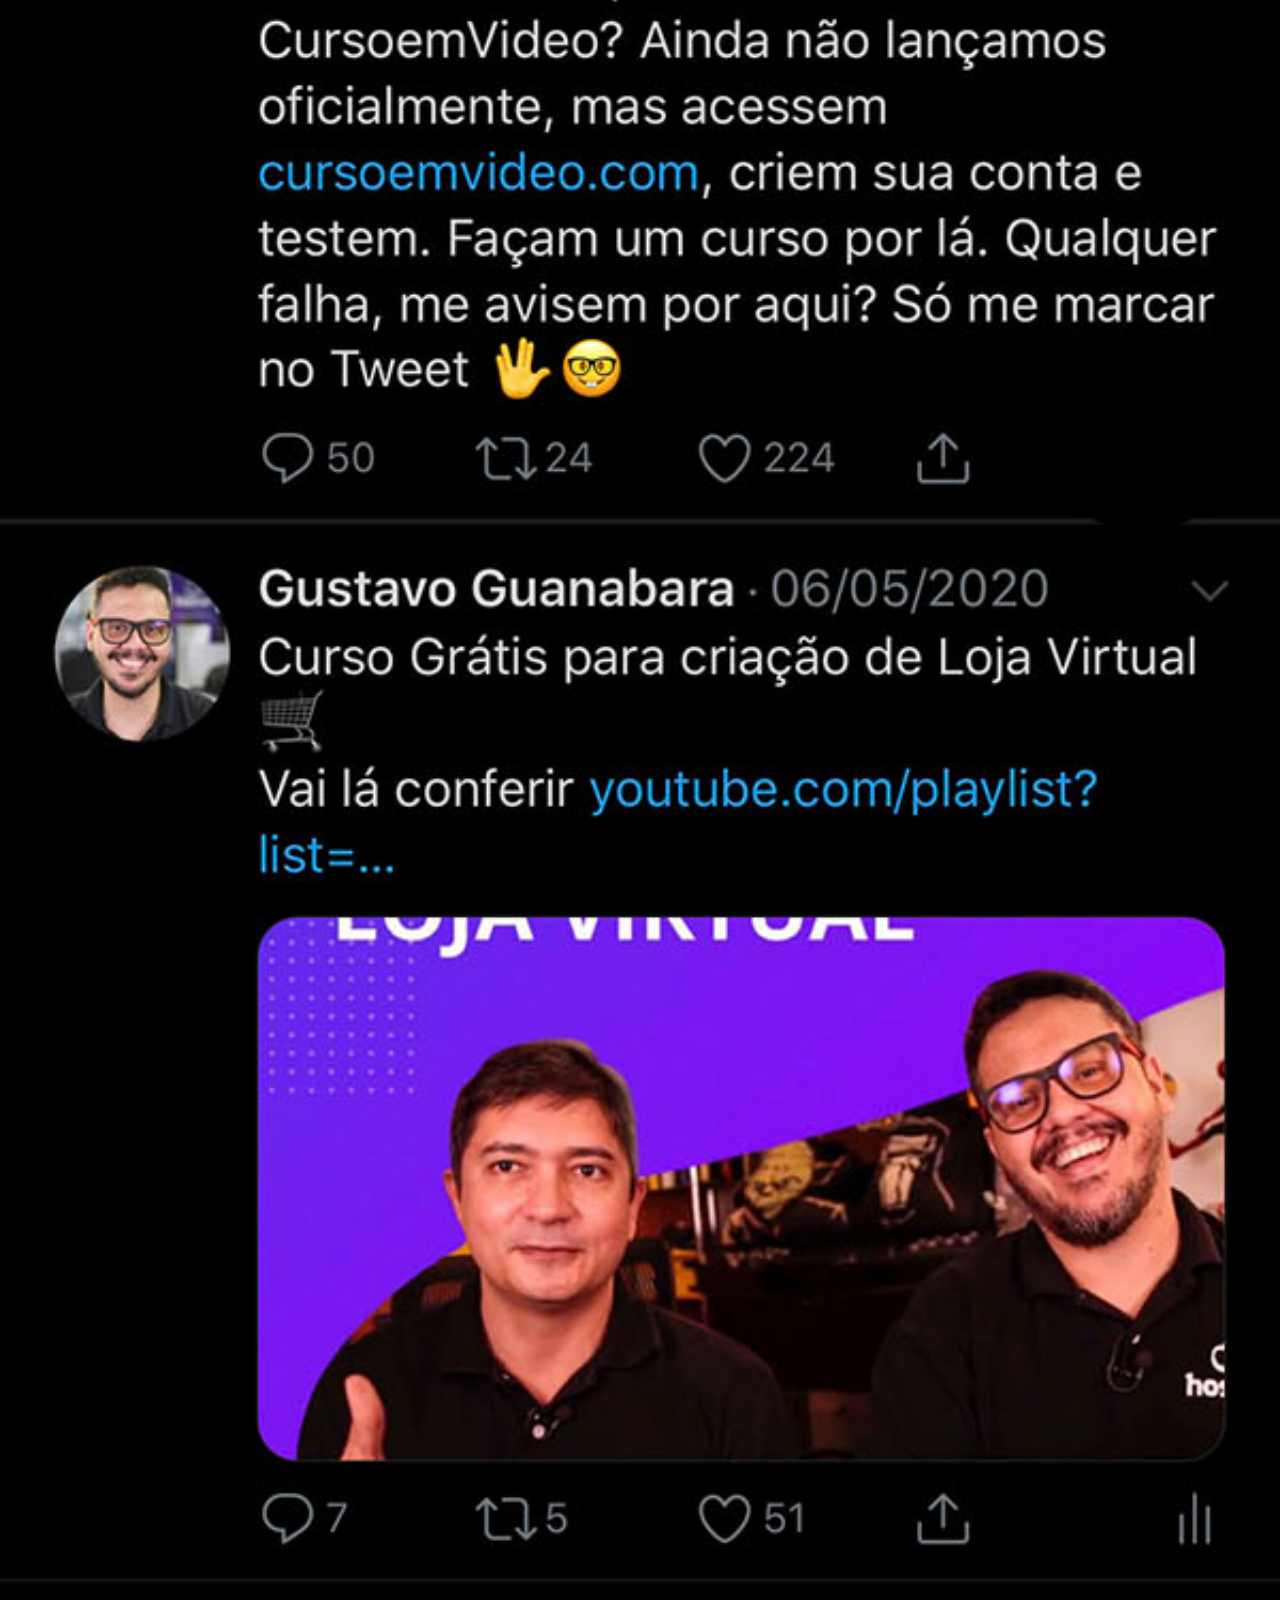
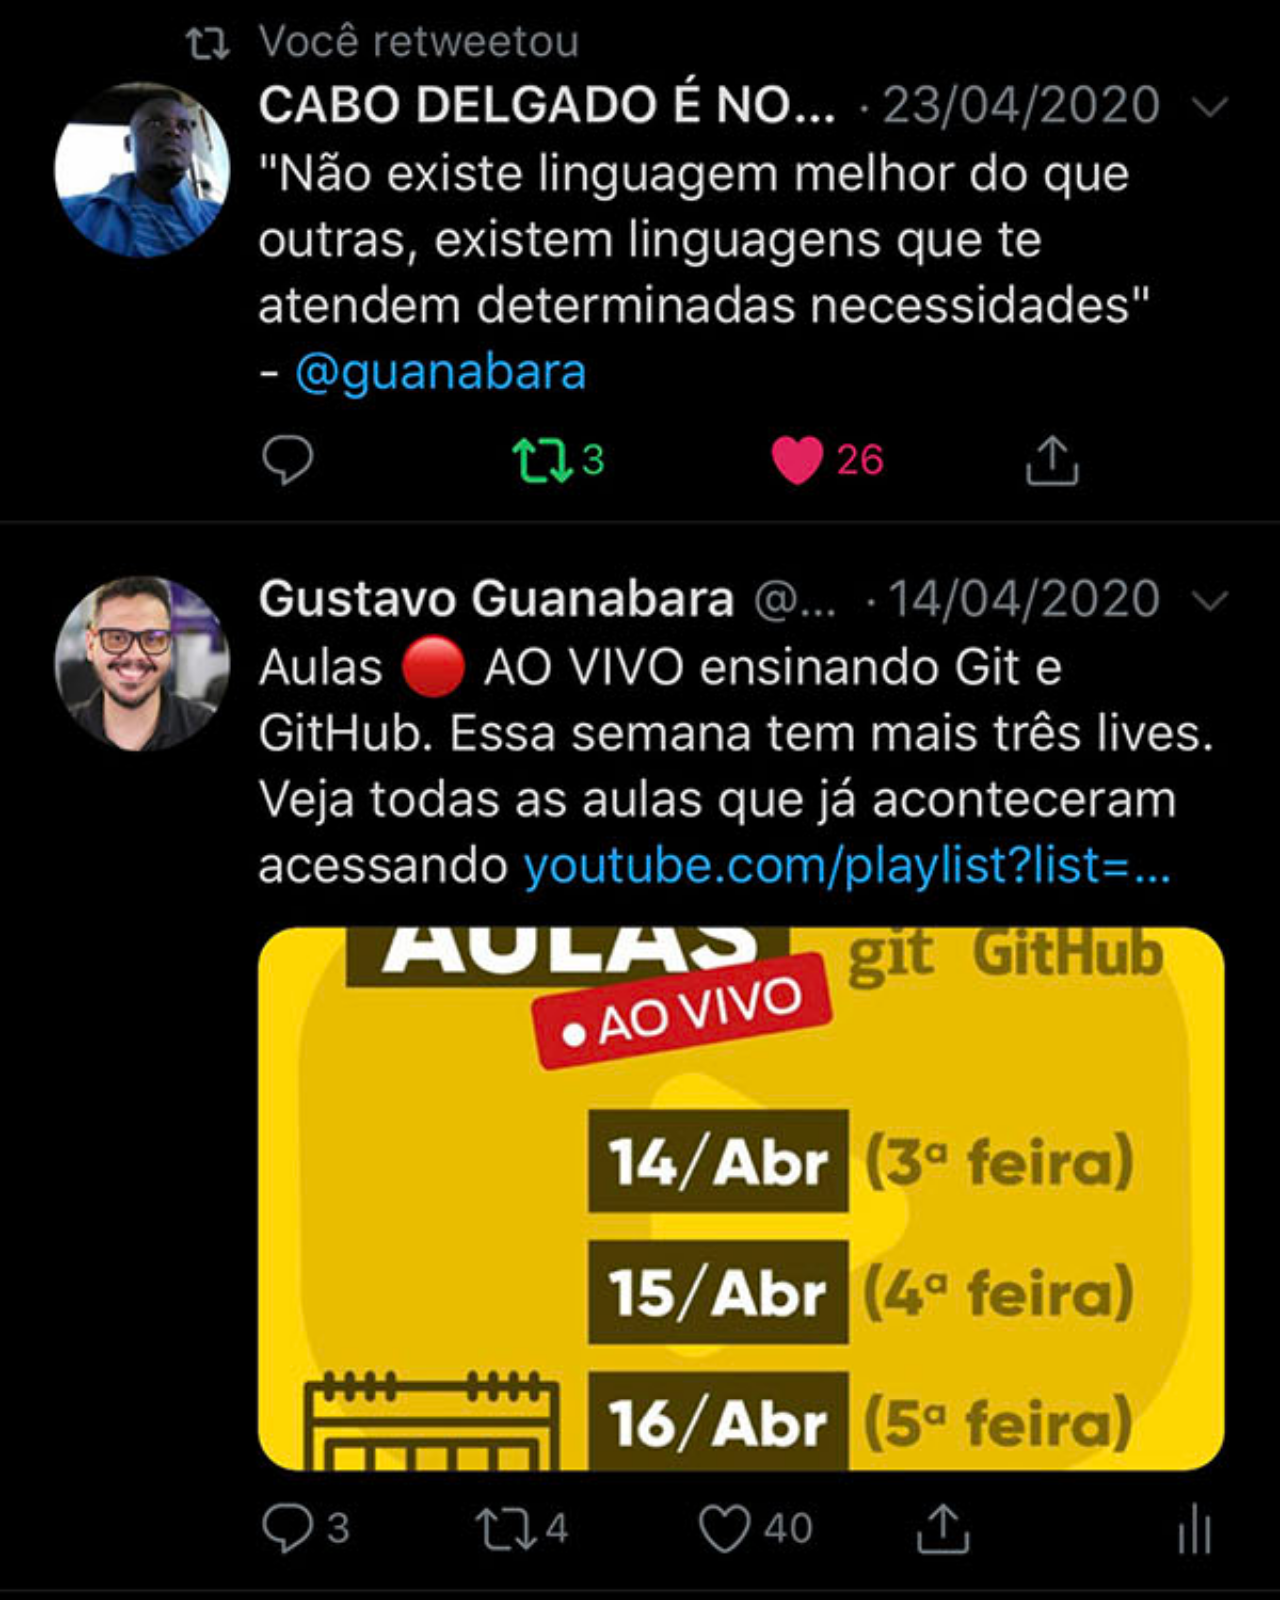
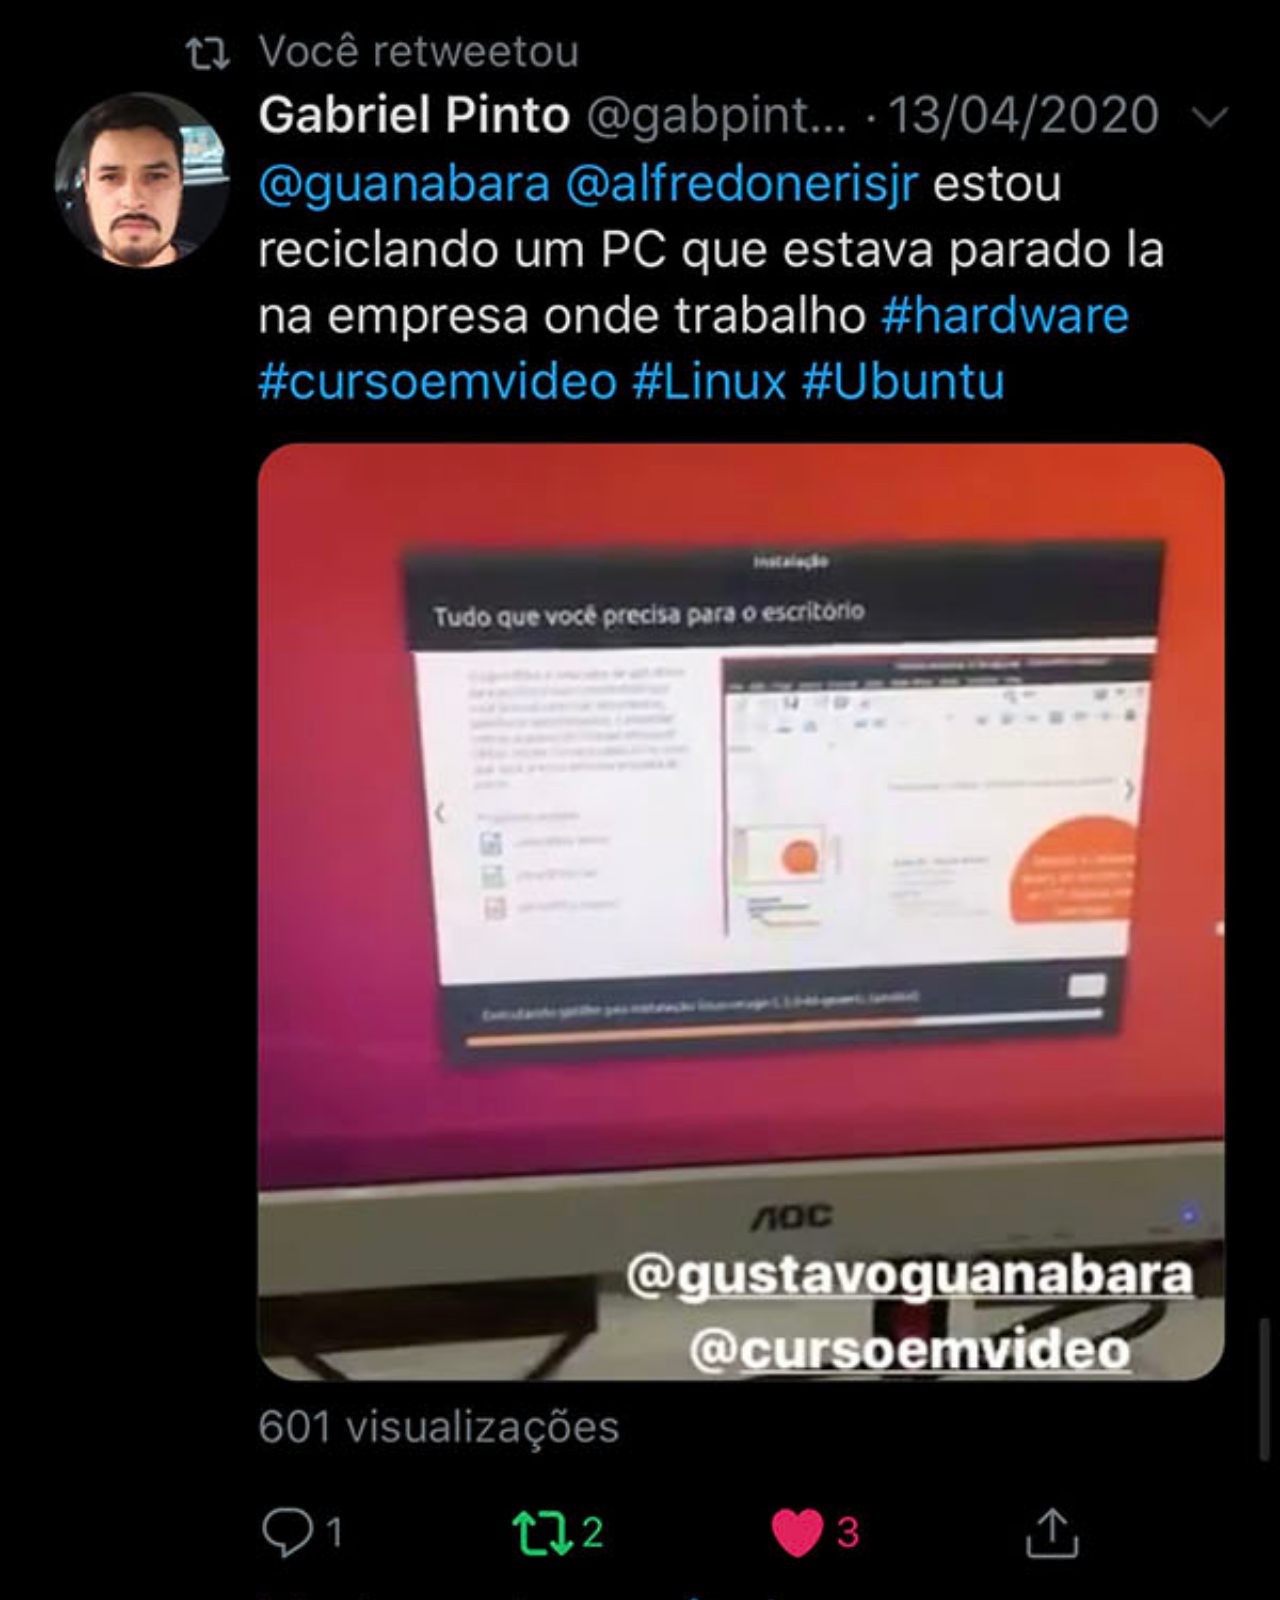
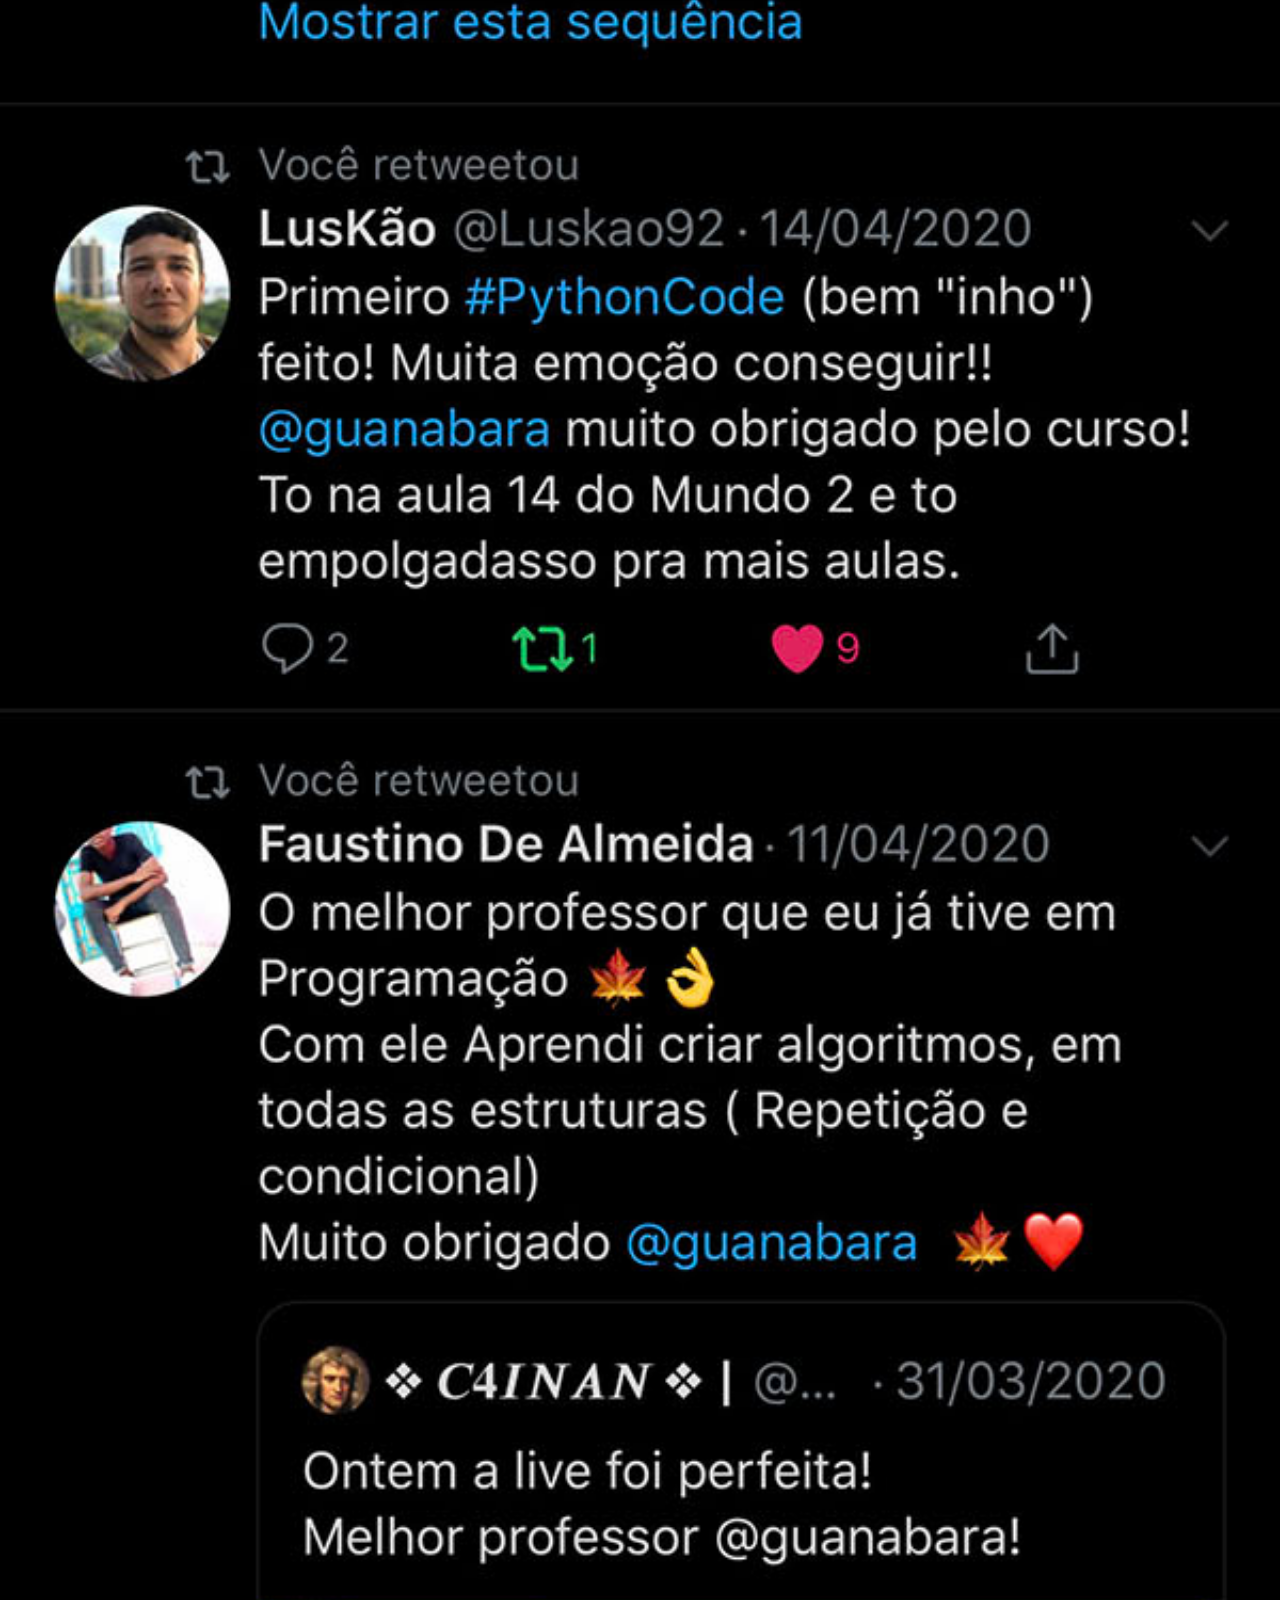
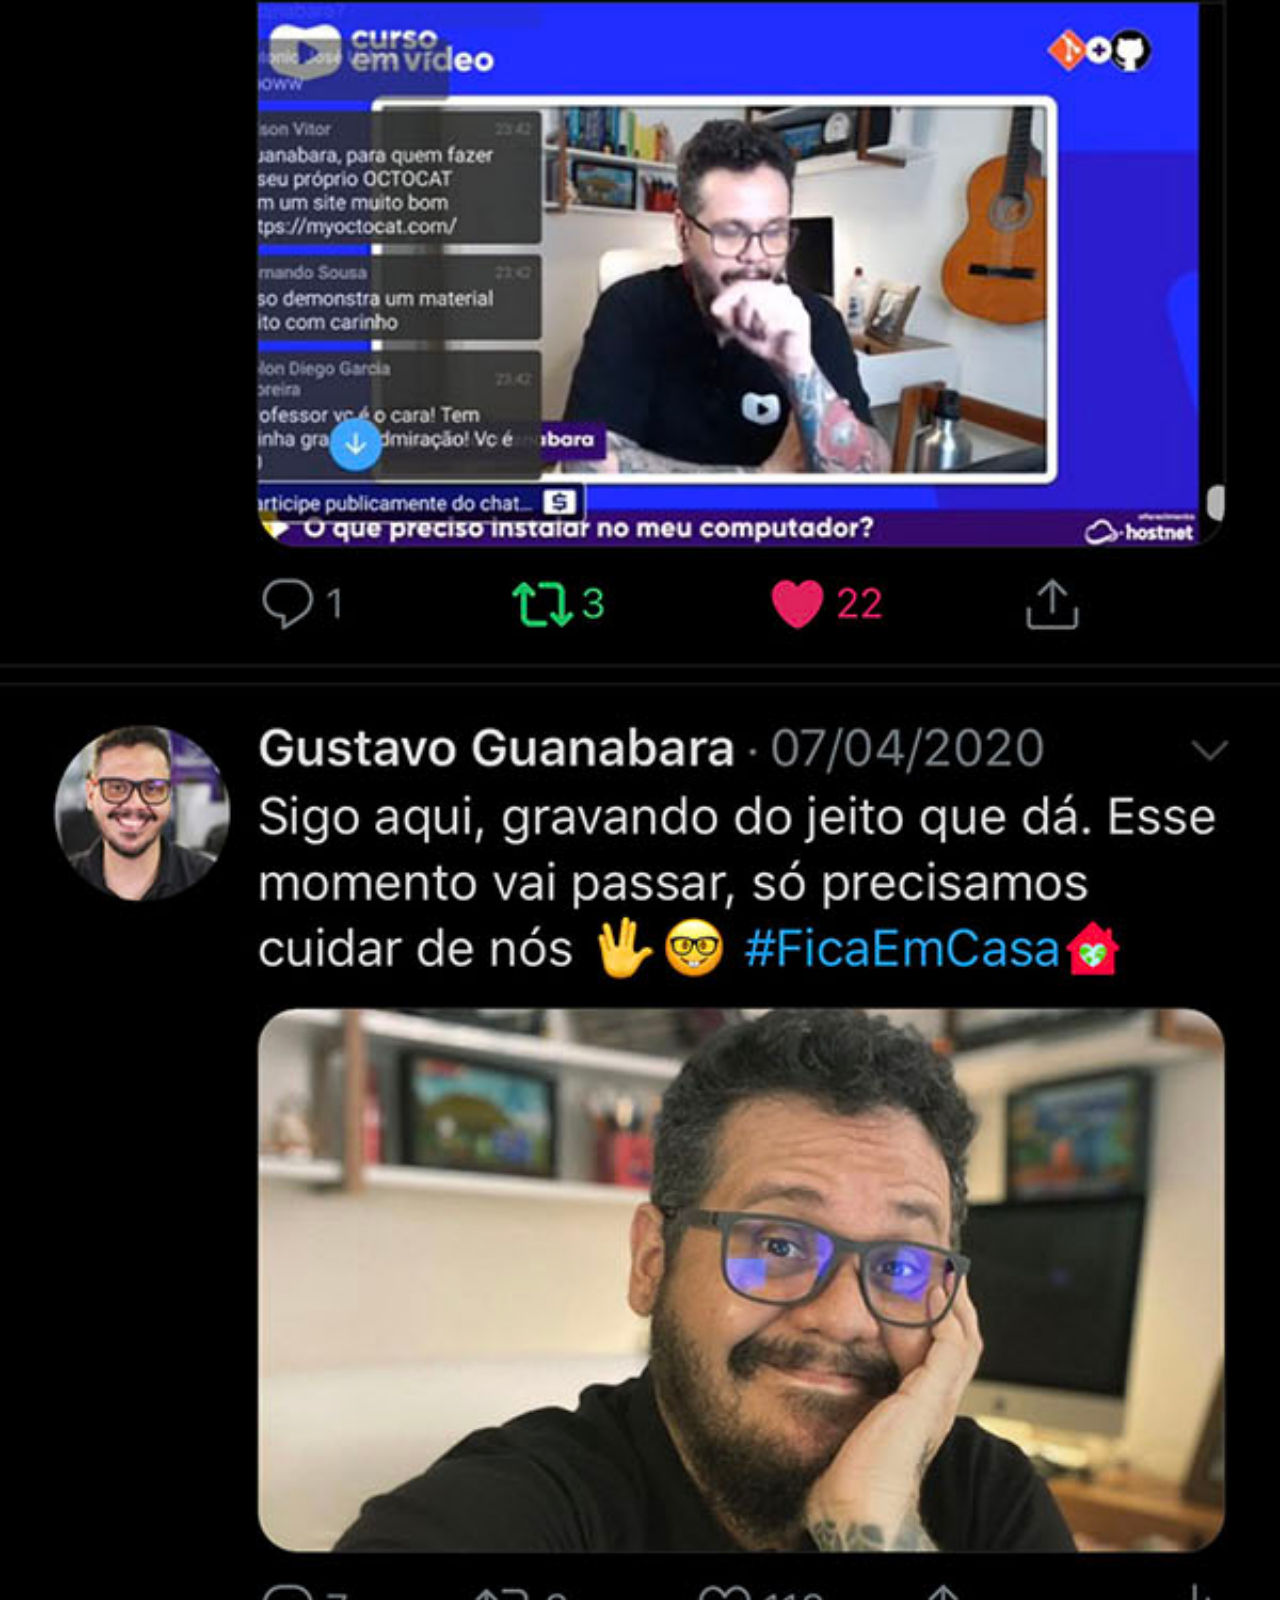
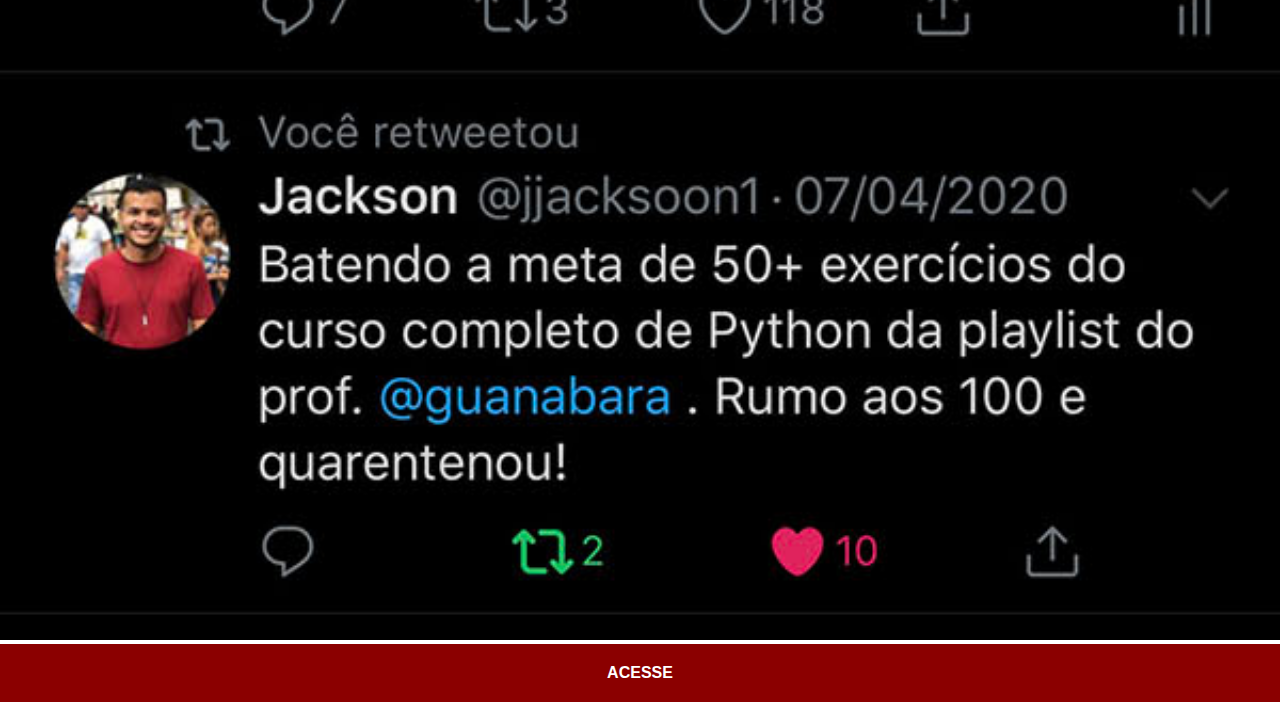
<file: twitter.html>
<!DOCTYPE html>
<html lang="pt-br">
<head>
    <meta charset="UTF-8">
    <meta name="viewport" content="width=device-width, initial-scale=1.0">
    <title>Twitter</title>
    <link rel="stylesheet" href="estilos/social.css">
</head>
<body>
    <img src="imagens/tela-twitter.jpg" alt="Twitter">
    <a href="https://twitter.com/guanabara" target="_blank">ACESSE</a>
</body>
</html>
</file>
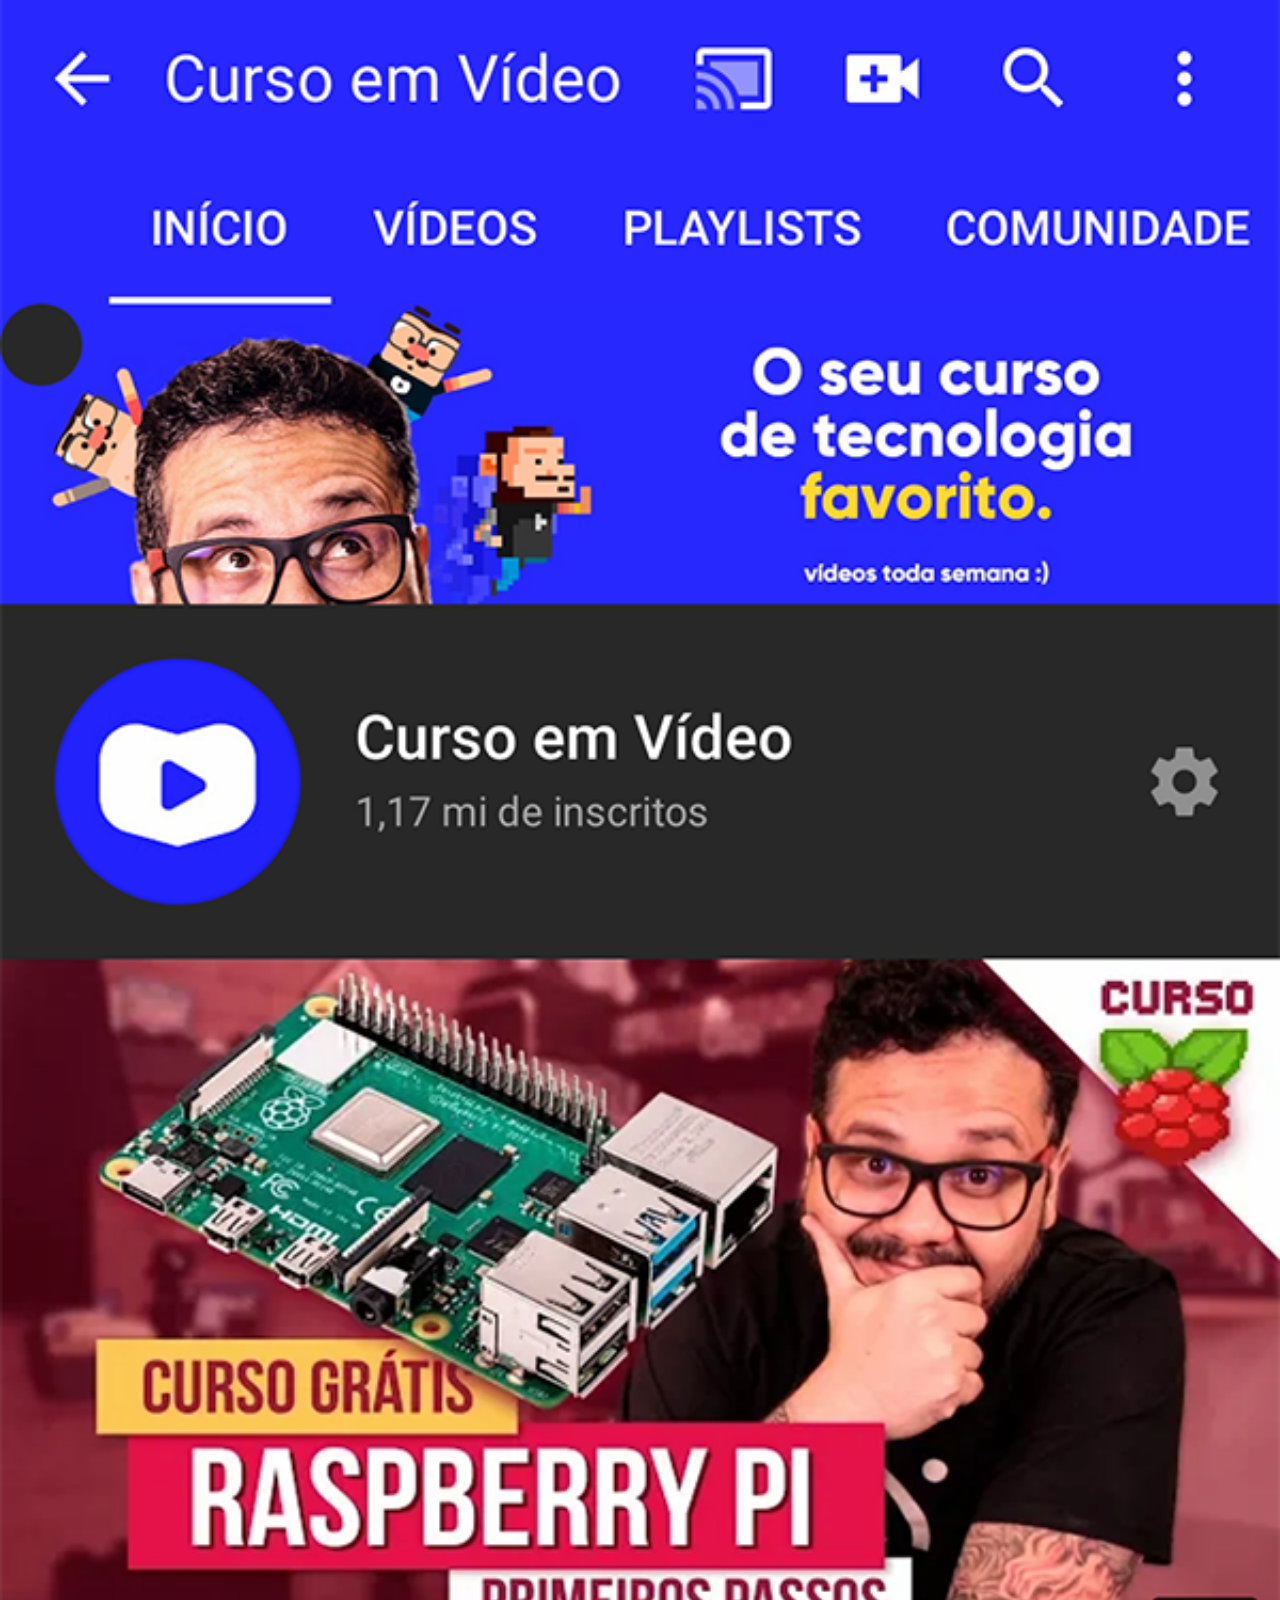
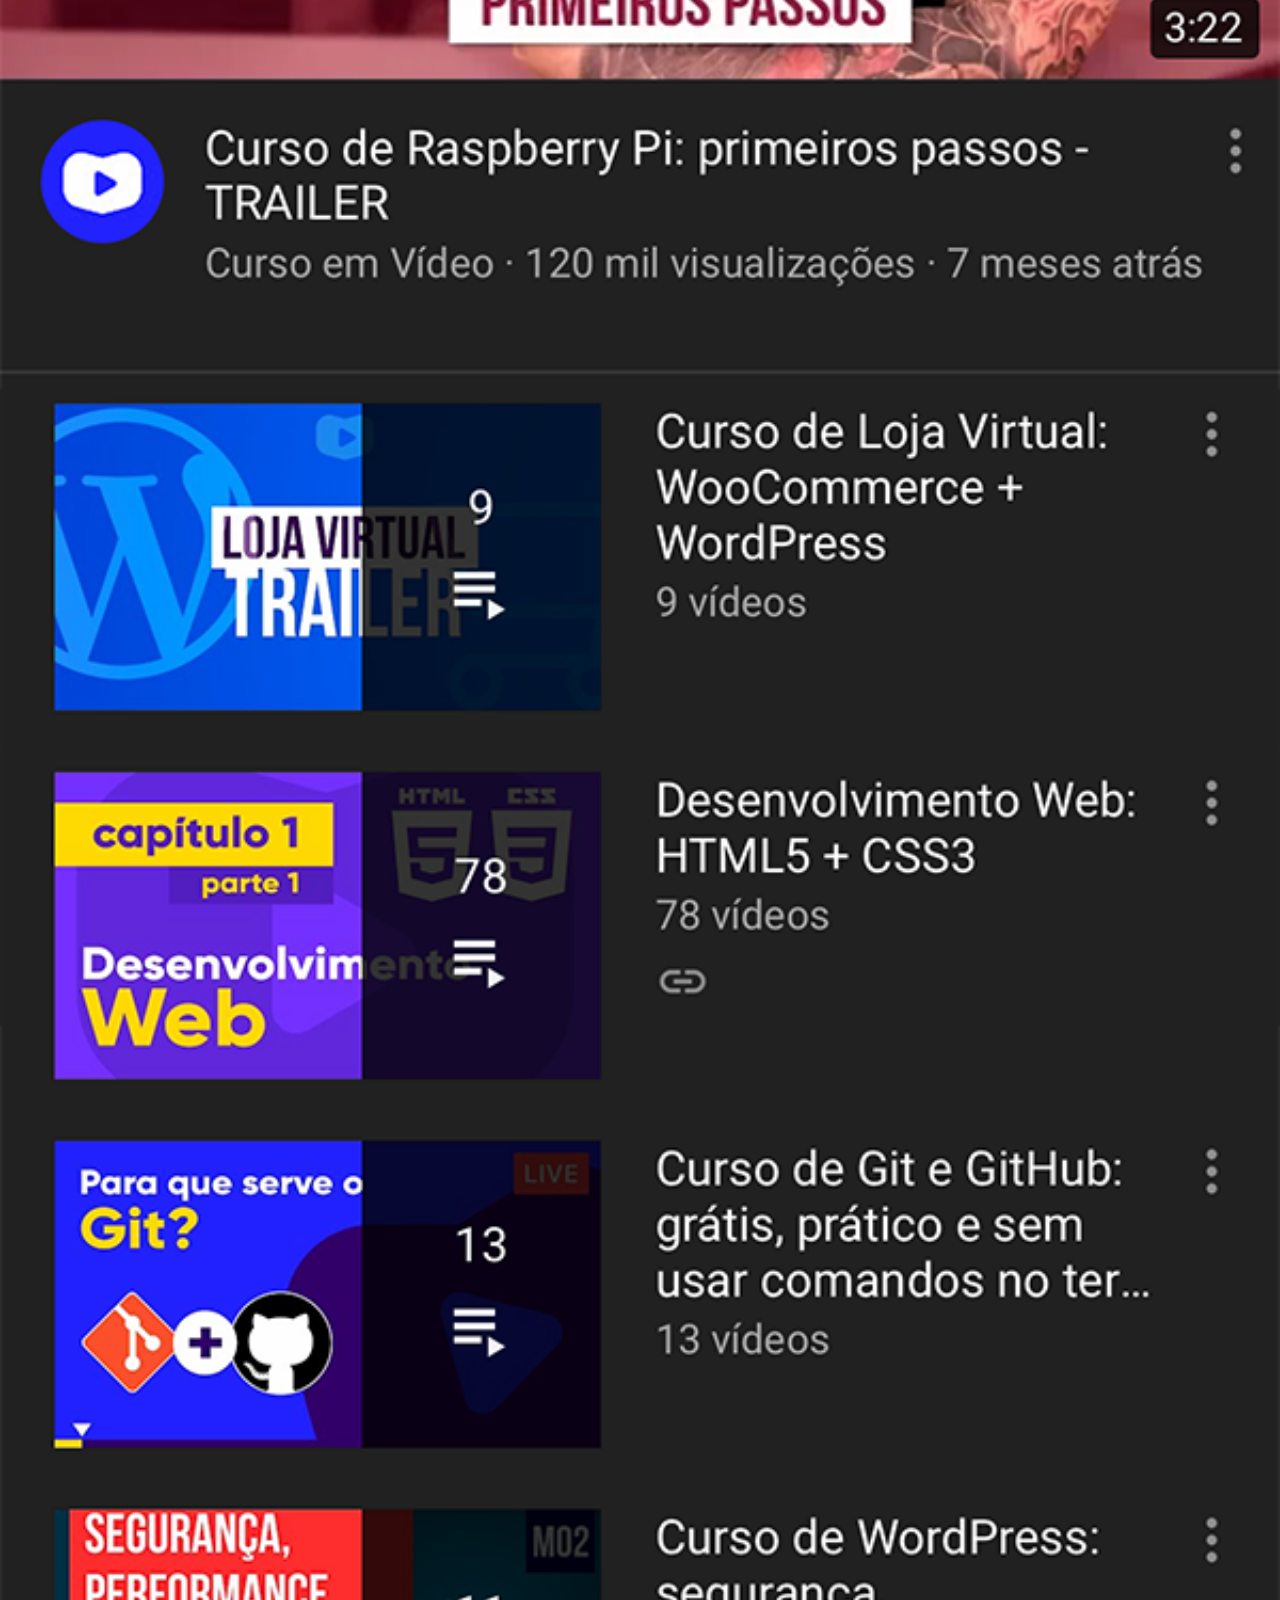
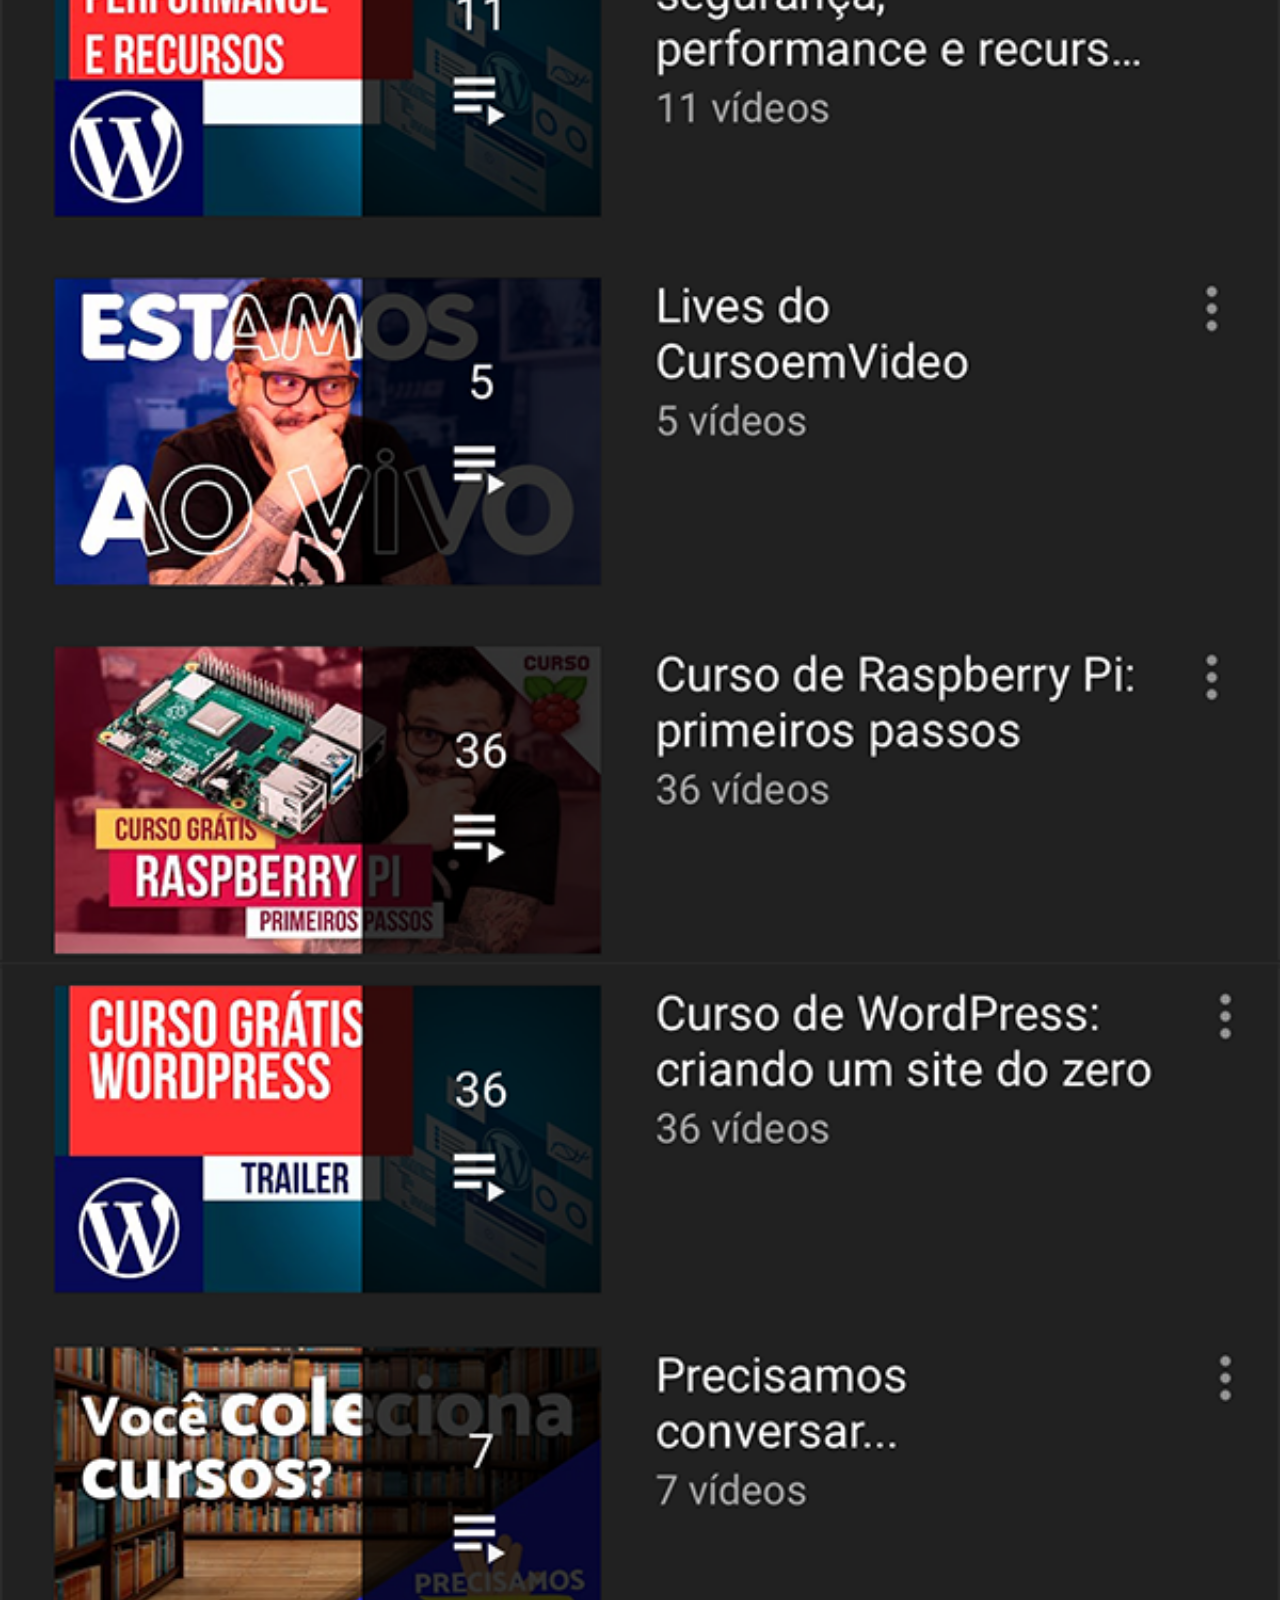
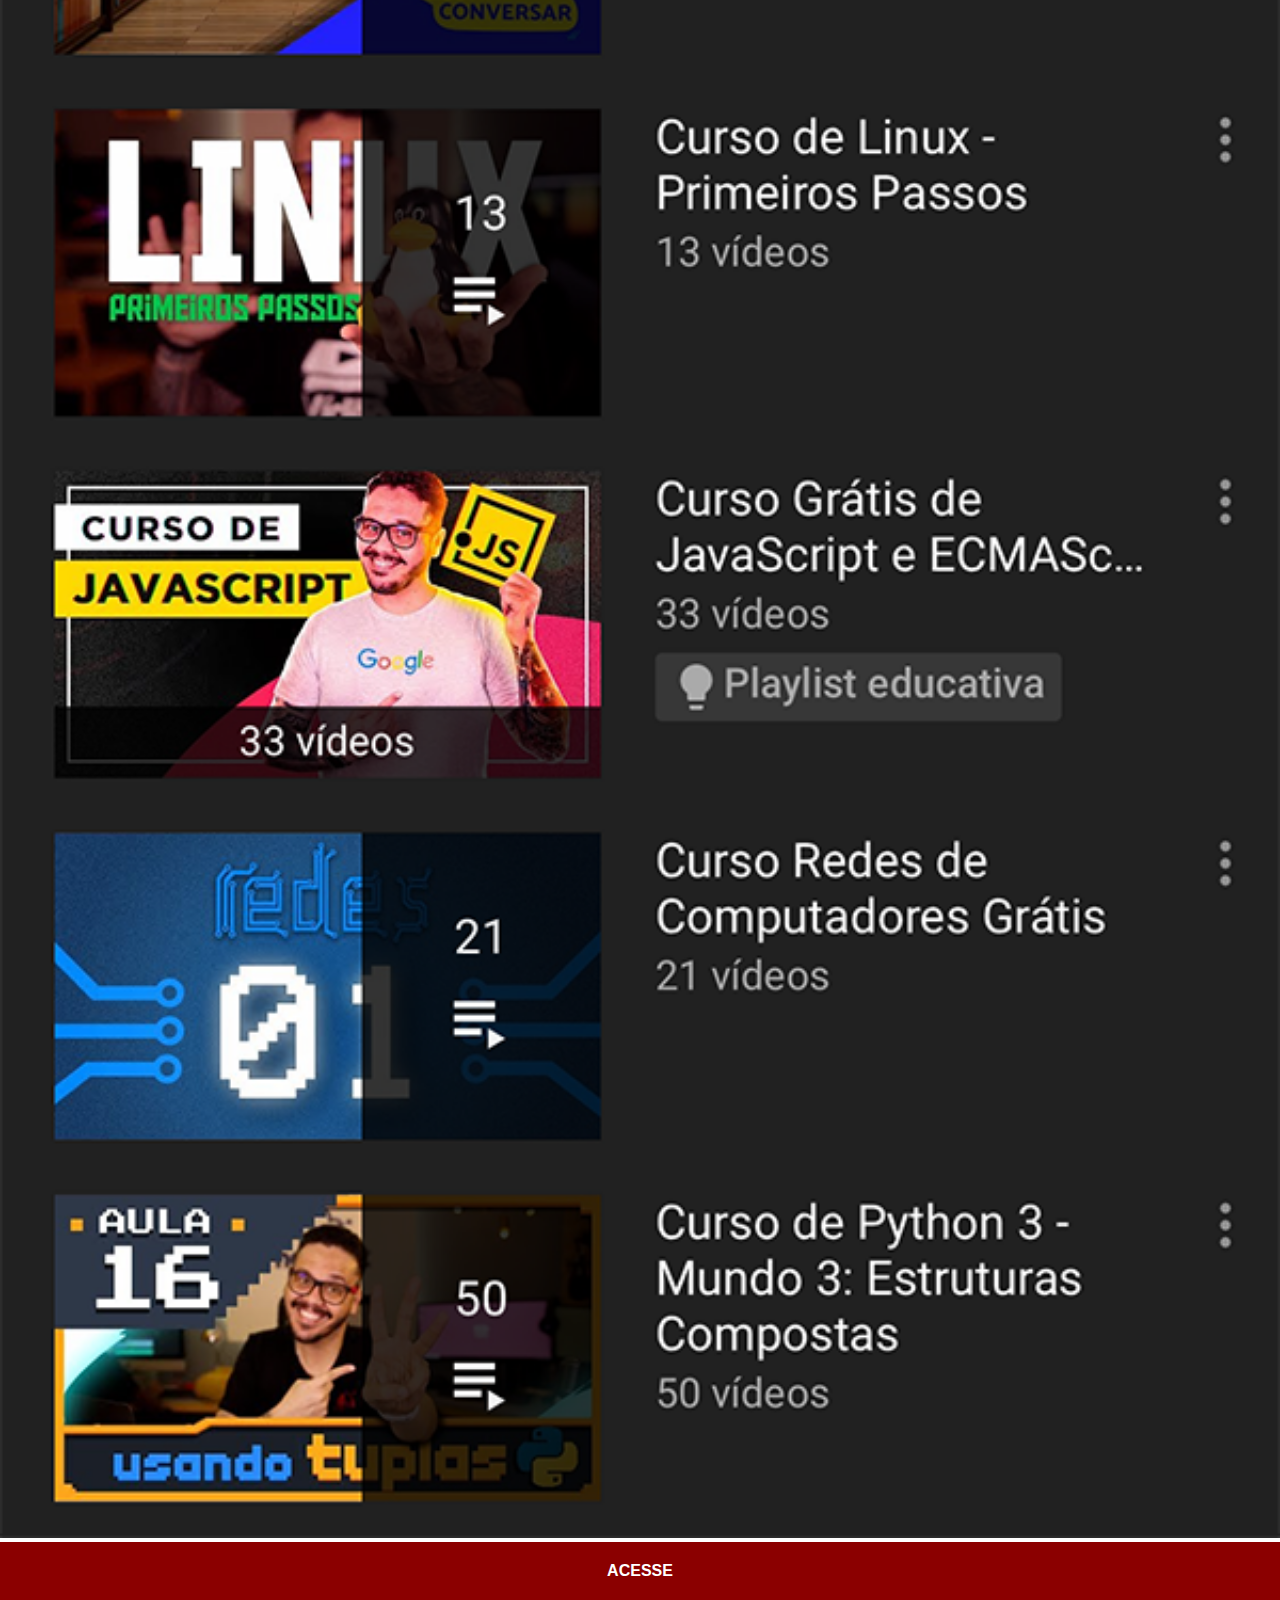
<file: youtube.html>
<!DOCTYPE html>
<html lang="pt-br">
<head>
    <meta charset="UTF-8">
    <meta name="viewport" content="width=device-width, initial-scale=1.0">
    <title>Document</title>
    <link rel="stylesheet" href="estilos/social.css">
</head>
<body>
    <img src="imagens/tela-youtube.png" alt="Youtube">
    <a href="https://www.youtube.com/@CursoemVideo/playlists" target="_blank"> ACESSE </a>
</body>
</html>
</file>
<file: estilos/style.css>
@charset "UTF-8"

*{
    margin: 0px;
    padding: 0px;
    font-family: Arial, Helvetica, sans-serif;
}

html, body{
    height: 100vh;
    width: 100vw;
    background-color: black;
}

body{
    background: url('../imagens/fundo-madeira.jpg') no-repeat top center;
    background-size: cover;
    background-attachment: fixed;
}

main{
    position: relative;
    height: 100vh;
}

section#telefone{
    position: absolute;
    top: 50%;
    left: 50%;
    transform: translate(-50%, -50%);

    height: 627px;
    width: 311px;
    background:url('../imagens/frame-iphone.png') no-repeat;
}

iframe#tela{
    position: relative;
    top: 80px;
    left: 22px;
    width: 267px;
    height: 471px;
}

section#redes-sociais{
    text-align: right;
}


section#redes-sociais img{
    width: 50px;
    height: 50px;
    margin: 10px;
    border-radius: 50%;
    box-shadow: 2 px 2px 5px rgba(0, 0, 0, 0.400);
    box-sizing: border-box;
}

section#redes-sociais img:hover{
    border: 2px solid rgb(255, 255, 255);
    transform: translate(-3px, -3px);
    box-shadow: 5px 5px 10px rgba(0, 0, 0, 0.61);
    transition: transform 0.3s;
}
</file>
<file: estilos/social.css>
@charset "UTF-8";

*{
    margin: 0px;
    padding: 0px;
    font-family: Arial, Helvetica, sans-serif;
}

::-webkit-scrollbar{
    width: 0px;
    height: 0px;
}

img{
    width: 100vw;
}

a{
    display: block;
    background-color: darkred;
    padding: 20px;
    text-align: center;
    font-weight: bolder;
    text-decoration: none;
    color: white;
}

a:hover{
    background-color: red;
}
</file>
